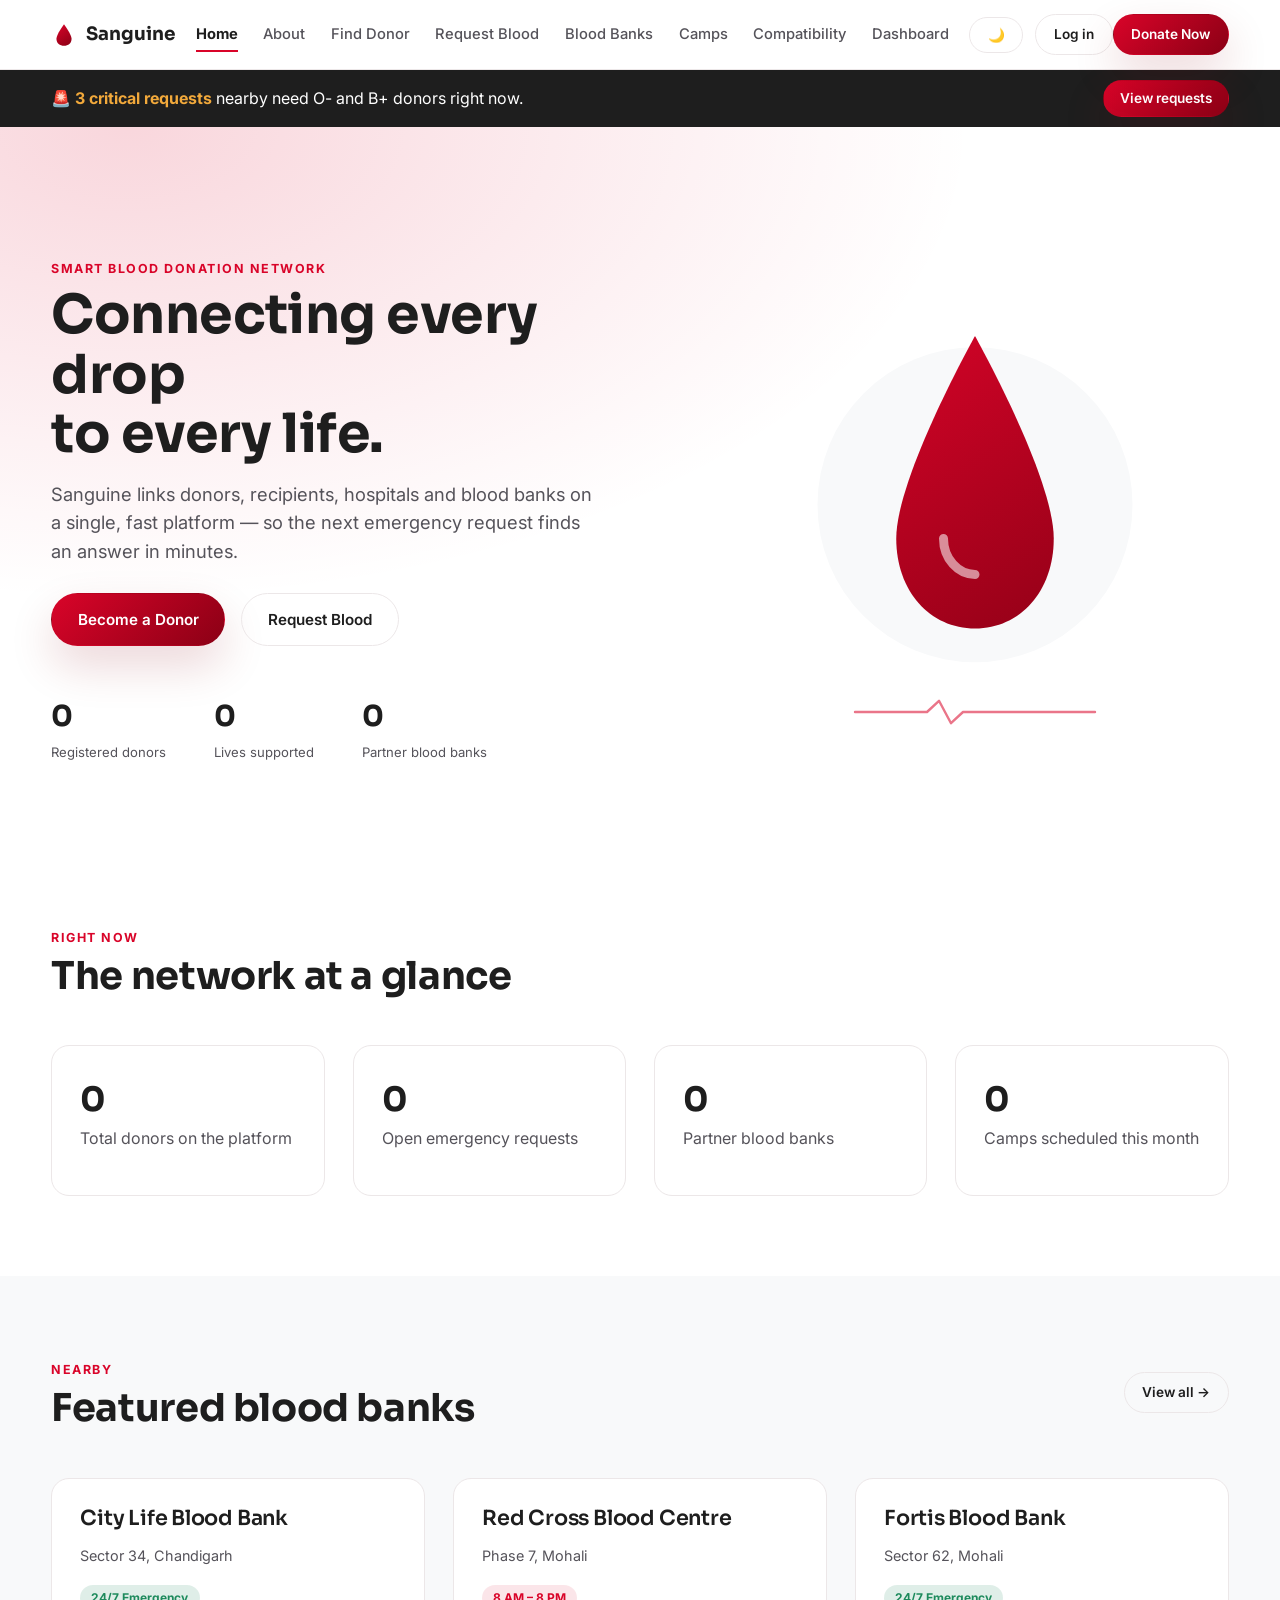
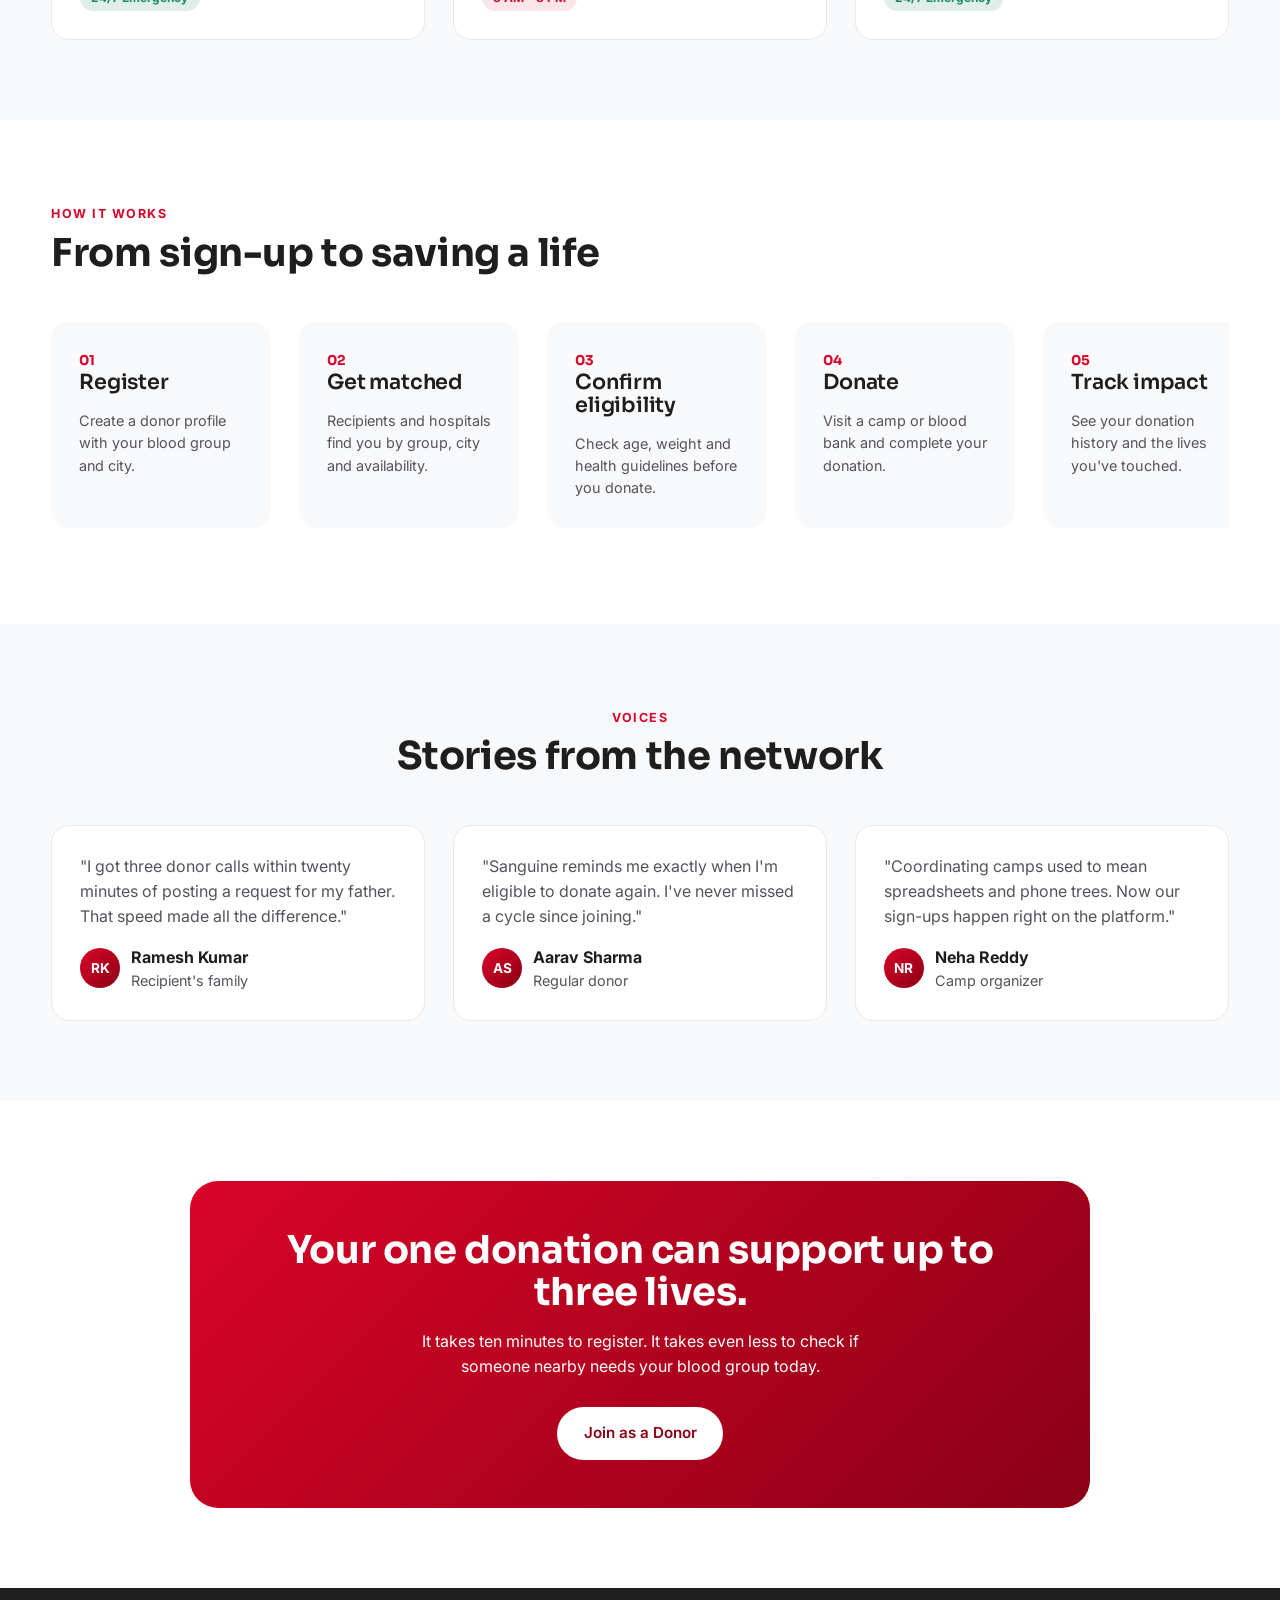
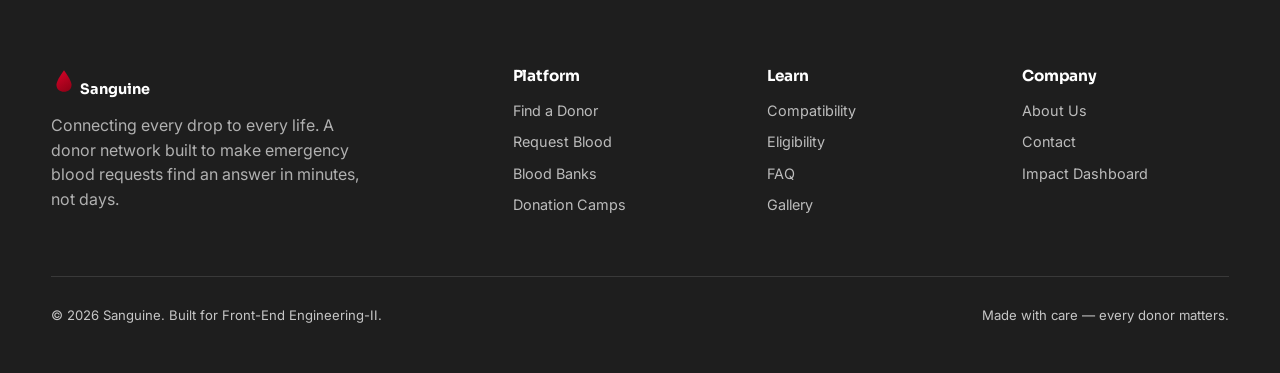
<file: index.html>
<!DOCTYPE html>
<html lang="en">
<head>
<meta charset="UTF-8">
<meta name="viewport" content="width=device-width, initial-scale=1.0">
<title>Sanguine — Connecting Every Drop to Every Life</title>
<meta name="description" content="Sanguine is a smart blood donation portal linking donors, recipients, hospitals and blood banks in one place.">
<link rel="preconnect" href="https://fonts.googleapis.com">
<link href="https://fonts.googleapis.com/css2?family=Sora:wght@500;700;800&family=Inter:wght@400;500;600;700&display=swap" rel="stylesheet">
<link rel="stylesheet" href="css/style.css">
<link rel="stylesheet" href="css/animations.css">
<link rel="stylesheet" href="css/responsive.css">
</head>
<body>

<div id="loading-screen" aria-hidden="true">
  <svg class="loader-mark" viewBox="0 0 24 24" fill="none" xmlns="http://www.w3.org/2000/svg">
    <path class="drop-fill" d="M12 2C12 2 5 11.5 5 15.5C5 19.64 8.13 22 12 22C15.87 22 19 19.64 19 15.5C19 11.5 12 2 12 2Z" fill="#D90429"/>
  </svg>
</div>

<div id="site-header"></div>

<div class="emergency-bar">
  <div class="container">
    <span>🚨 <strong>3 critical requests</strong> nearby need O- and B+ donors right now.</span>
    <a href="request.html" class="btn btn-primary btn-sm">View requests</a>
  </div>
</div>

<main id="main">
  <section class="hero">
    <div class="container hero-grid">
      <div class="hero-copy">
        <span class="eyebrow">Smart Blood Donation Network</span>
        <h1>Connecting every drop<br>to every life.</h1>
        <p class="lead">Sanguine links donors, recipients, hospitals and blood banks on a single, fast platform — so the next emergency request finds an answer in minutes.</p>
        <div class="hero-cta">
          <a href="signup.html" class="btn btn-primary">Become a Donor</a>
          <a href="request.html" class="btn btn-ghost">Request Blood</a>
        </div>
        <div class="hero-stats" id="heroStats">
          <div class="stat"><b data-counter="4820">0</b><span>Registered donors</span></div>
          <div class="stat"><b data-counter="312">0</b><span>Lives supported</span></div>
          <div class="stat"><b data-counter="46">0</b><span>Partner blood banks</span></div>
        </div>
      </div>
      <div class="drop-scene">
        <svg viewBox="0 0 320 360" xmlns="http://www.w3.org/2000/svg" aria-hidden="true">
          <defs>
            <linearGradient id="heroDrop" x1="60" y1="20" x2="260" y2="340" gradientUnits="userSpaceOnUse">
              <stop stop-color="#D90429"/><stop offset="1" stop-color="#8B0015"/>
            </linearGradient>
          </defs>
          <circle cx="160" cy="190" r="140" fill="#F8F9FA"/>
          <path class="floaty" d="M160 40C160 40 90 165 90 220C90 267 120 300 160 300C200 300 230 267 230 220C230 165 160 40 160 40Z" fill="url(#heroDrop)"/>
          <path d="M132 220C132 238 145 252 160 252" stroke="rgba(255,255,255,0.55)" stroke-width="8" stroke-linecap="round" fill="none"/>
        </svg>
        <svg class="pulse-rule" viewBox="0 0 300 40" xmlns="http://www.w3.org/2000/svg" aria-hidden="true">
          <path class="line" d="M0 20H90L105 6L120 34L135 20H300" stroke="currentColor" stroke-width="3" fill="none" stroke-linecap="round" stroke-linejoin="round"/>
        </svg>
      </div>
    </div>
  </section>

  <section class="section">
    <div class="container">
      <div class="section-header">
        <span class="eyebrow">Right now</span>
        <h2>The network at a glance</h2>
      </div>
      <div class="grid grid-4">
        <div class="card stat-card reveal"><div class="num"><span data-counter="4820">0</span></div><p>Total donors on the platform</p></div>
        <div class="card stat-card reveal"><div class="num"><span data-counter="28">0</span></div><p>Open emergency requests</p></div>
        <div class="card stat-card reveal"><div class="num"><span data-counter="46">0</span></div><p>Partner blood banks</p></div>
        <div class="card stat-card reveal"><div class="num"><span data-counter="9">0</span></div><p>Camps scheduled this month</p></div>
      </div>
    </div>
  </section>

  <section class="section section-alt">
    <div class="container">
      <div class="flex justify-between items-center section-header" style="width:100%;max-width:none;">
        <div><span class="eyebrow">Nearby</span><h2 class="mb-0">Featured blood banks</h2></div>
        <a href="bloodbanks.html" class="btn btn-ghost btn-sm">View all →</a>
      </div>
      <div class="grid grid-3" id="homeBanks">
        <div class="card reveal"><h3>City Life Blood Bank</h3><p class="muted">Sector 34, Chandigarh</p><span class="badge badge-success">24/7 Emergency</span></div>
        <div class="card reveal"><h3>Red Cross Blood Centre</h3><p class="muted">Phase 7, Mohali</p><span class="badge">8 AM – 8 PM</span></div>
        <div class="card reveal"><h3>Fortis Blood Bank</h3><p class="muted">Sector 62, Mohali</p><span class="badge badge-success">24/7 Emergency</span></div>
      </div>
    </div>
  </section>

  <section class="section">
    <div class="container">
      <div class="section-header">
        <span class="eyebrow">How it works</span>
        <h2>From sign-up to saving a life</h2>
      </div>
      <div class="timeline">
        <div class="timeline-step reveal"><div class="idx">01</div><h3>Register</h3><p class="muted mb-0">Create a donor profile with your blood group and city.</p></div>
        <div class="timeline-step reveal"><div class="idx">02</div><h3>Get matched</h3><p class="muted mb-0">Recipients and hospitals find you by group, city and availability.</p></div>
        <div class="timeline-step reveal"><div class="idx">03</div><h3>Confirm eligibility</h3><p class="muted mb-0">Check age, weight and health guidelines before you donate.</p></div>
        <div class="timeline-step reveal"><div class="idx">04</div><h3>Donate</h3><p class="muted mb-0">Visit a camp or blood bank and complete your donation.</p></div>
        <div class="timeline-step reveal"><div class="idx">05</div><h3>Track impact</h3><p class="muted mb-0">See your donation history and the lives you've touched.</p></div>
      </div>
    </div>
  </section>

  <section class="section section-alt">
    <div class="container">
      <div class="section-header text-center" style="margin-inline:auto;">
        <span class="eyebrow">Voices</span>
        <h2>Stories from the network</h2>
      </div>
      <div class="grid grid-3">
        <div class="testimonial reveal"><p>"I got three donor calls within twenty minutes of posting a request for my father. That speed made all the difference."</p><div class="who"><div class="avatar">RK</div><div><strong>Ramesh Kumar</strong><div class="muted">Recipient's family</div></div></div></div>
        <div class="testimonial reveal"><p>"Sanguine reminds me exactly when I'm eligible to donate again. I've never missed a cycle since joining."</p><div class="who"><div class="avatar">AS</div><div><strong>Aarav Sharma</strong><div class="muted">Regular donor</div></div></div></div>
        <div class="testimonial reveal"><p>"Coordinating camps used to mean spreadsheets and phone trees. Now our sign-ups happen right on the platform."</p><div class="who"><div class="avatar">NR</div><div><strong>Neha Reddy</strong><div class="muted">Camp organizer</div></div></div></div>
      </div>
    </div>
  </section>

  <section class="section">
    <div class="container">
      <div class="cta-band" style="max-width:900px;">
        <h2>Your one donation can support up to three lives.</h2>
        <p style="max-width:50ch;margin-inline:auto;">It takes ten minutes to register. It takes even less to check if someone nearby needs your blood group today.</p>
        <div class="hero-cta" style="justify-content:center;">
          <a href="signup.html" class="btn btn-primary">Join as a Donor</a>
        </div>
      </div>
    </div>
  </section>
</main>

<div id="site-footer"></div>

<script src="js/storage.js"></script>
<script src="js/validation.js"></script>
<script src="js/app.js"></script>
</body>
</html>
</file>
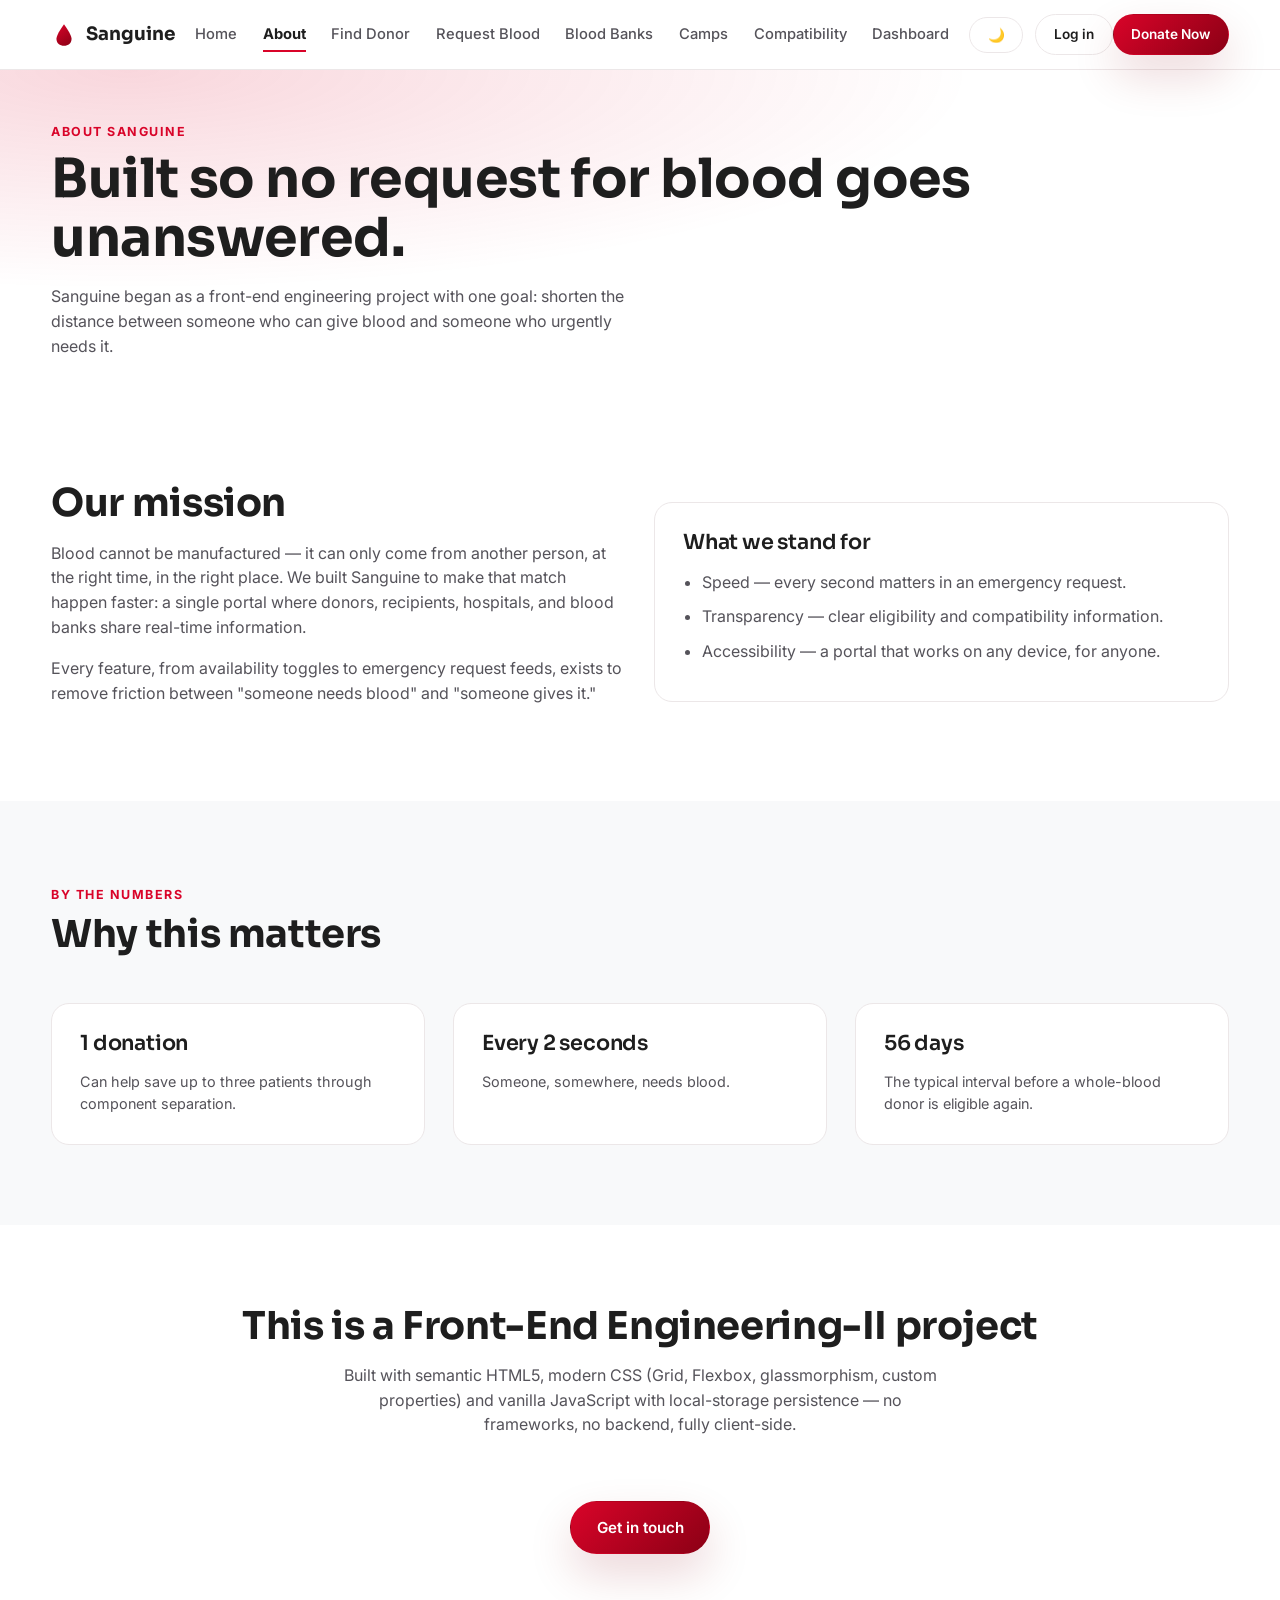
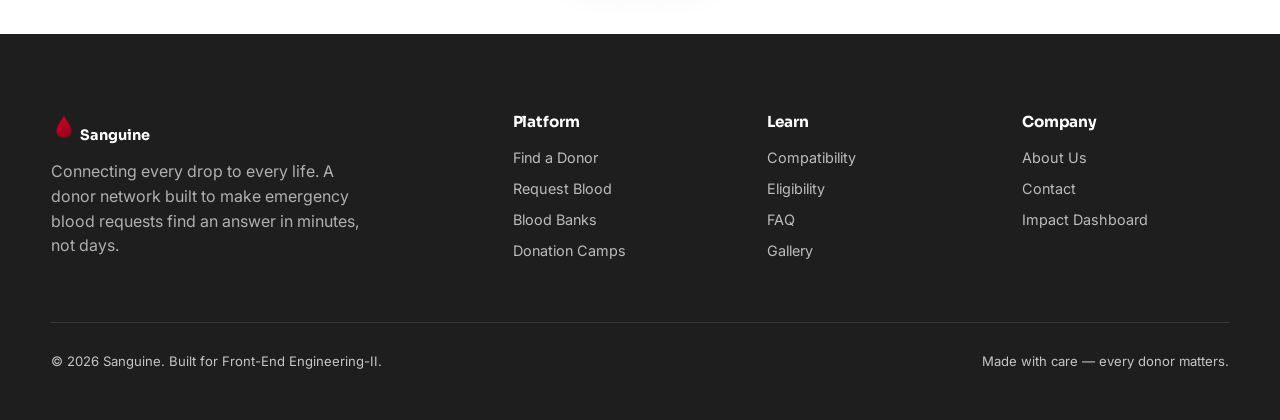
<file: about.html>
<!DOCTYPE html>
<html lang="en">
<head>
<meta charset="UTF-8">
<meta name="viewport" content="width=device-width, initial-scale=1.0">
<title>About — Sanguine</title>
<link href="https://fonts.googleapis.com/css2?family=Sora:wght@500;700;800&family=Inter:wght@400;500;600;700&display=swap" rel="stylesheet">
<link rel="stylesheet" href="css/style.css">
<link rel="stylesheet" href="css/animations.css">
<link rel="stylesheet" href="css/responsive.css">
</head>
<body>
<div id="site-header"></div>

<main>
  <section class="page-hero">
    <div class="container">
      <span class="eyebrow">About Sanguine</span>
      <h1>Built so no request for blood goes unanswered.</h1>
      <p class="lead" style="max-width:60ch;">Sanguine began as a front-end engineering project with one goal: shorten the distance between someone who can give blood and someone who urgently needs it.</p>
    </div>
  </section>

  <section class="section">
    <div class="container grid grid-2" style="align-items:center;">
      <div class="reveal">
        <h2>Our mission</h2>
        <p>Blood cannot be manufactured — it can only come from another person, at the right time, in the right place. We built Sanguine to make that match happen faster: a single portal where donors, recipients, hospitals, and blood banks share real-time information.</p>
        <p>Every feature, from availability toggles to emergency request feeds, exists to remove friction between "someone needs blood" and "someone gives it."</p>
      </div>
      <div class="card reveal">
        <h3>What we stand for</h3>
        <ul style="list-style:disc;padding-left:1.2rem;">
          <li style="margin-bottom:0.6rem;color:var(--color-ink-soft);">Speed — every second matters in an emergency request.</li>
          <li style="margin-bottom:0.6rem;color:var(--color-ink-soft);">Transparency — clear eligibility and compatibility information.</li>
          <li style="margin-bottom:0.6rem;color:var(--color-ink-soft);">Accessibility — a portal that works on any device, for anyone.</li>
        </ul>
      </div>
    </div>
  </section>

  <section class="section section-alt">
    <div class="container">
      <div class="section-header"><span class="eyebrow">By the numbers</span><h2>Why this matters</h2></div>
      <div class="grid grid-3">
        <div class="card reveal"><h3>1 donation</h3><p class="muted mb-0">Can help save up to three patients through component separation.</p></div>
        <div class="card reveal"><h3>Every 2 seconds</h3><p class="muted mb-0">Someone, somewhere, needs blood.</p></div>
        <div class="card reveal"><h3>56 days</h3><p class="muted mb-0">The typical interval before a whole-blood donor is eligible again.</p></div>
      </div>
    </div>
  </section>

  <section class="section">
    <div class="container text-center">
      <h2>This is a Front-End Engineering-II project</h2>
      <p style="max-width:60ch;margin-inline:auto;">Built with semantic HTML5, modern CSS (Grid, Flexbox, glassmorphism, custom properties) and vanilla JavaScript with local-storage persistence — no frameworks, no backend, fully client-side.</p>
      <a href="contact.html" class="btn btn-primary mt-lg">Get in touch</a>
    </div>
  </section>
</main>

<div id="site-footer"></div>
<script src="js/storage.js"></script>
<script src="js/validation.js"></script>
<script src="js/app.js"></script>
</body>
</html>
</file>
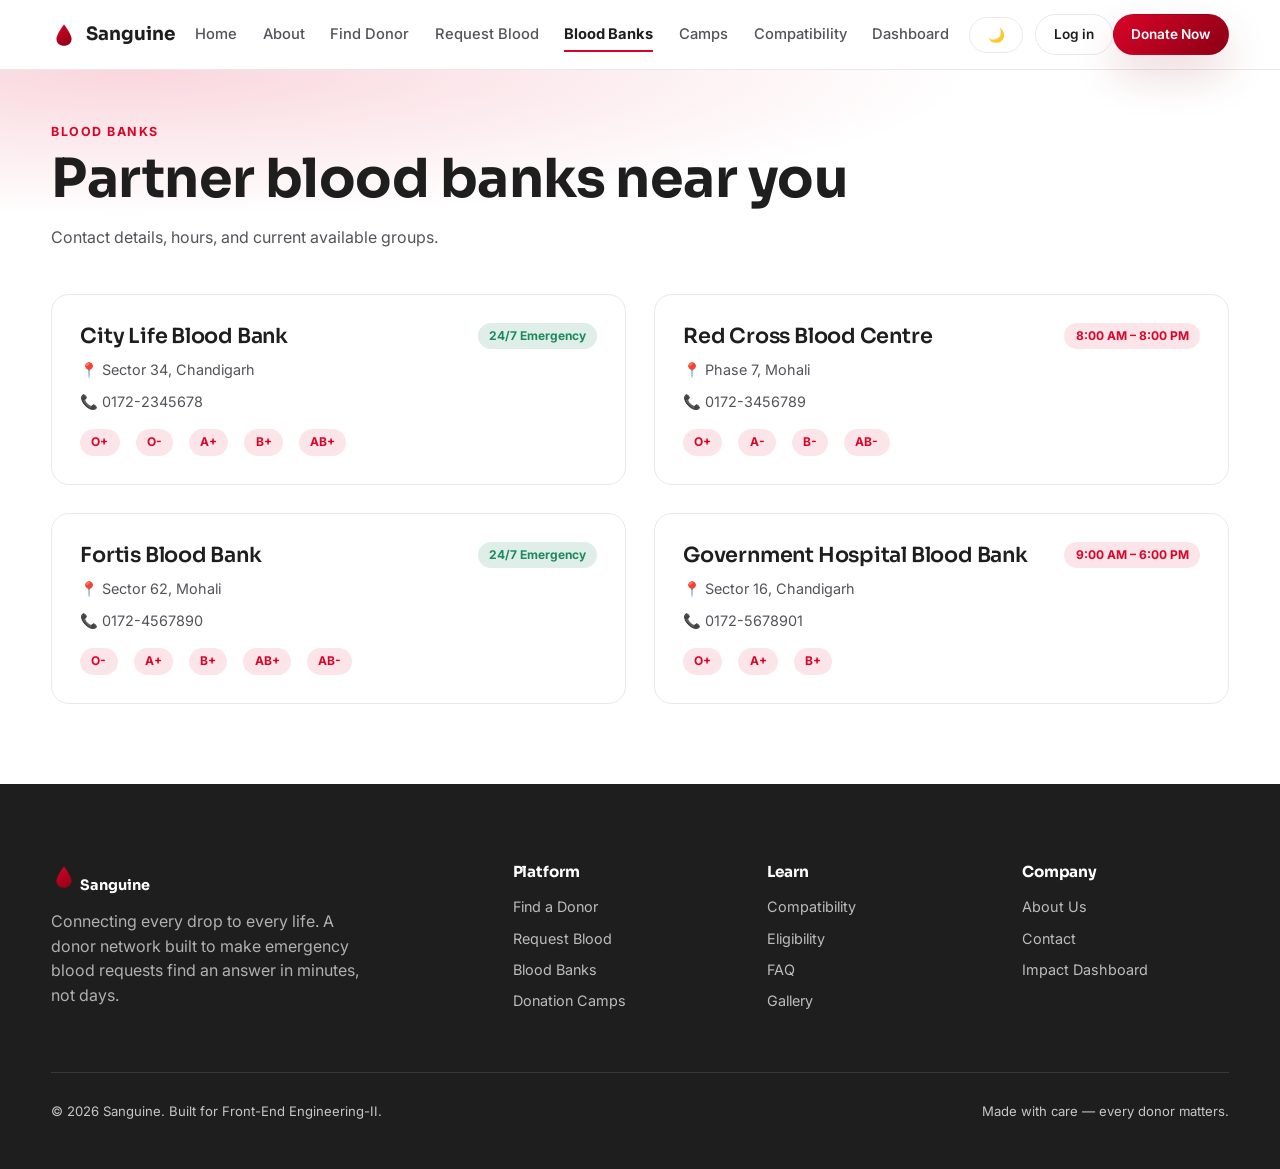
<file: bloodbanks.html>
<!DOCTYPE html>
<html lang="en">
<head>
<meta charset="UTF-8">
<meta name="viewport" content="width=device-width, initial-scale=1.0">
<title>Blood Banks — Sanguine</title>
<link href="https://fonts.googleapis.com/css2?family=Sora:wght@500;700;800&family=Inter:wght@400;500;600;700&display=swap" rel="stylesheet">
<link rel="stylesheet" href="css/style.css">
<link rel="stylesheet" href="css/animations.css">
<link rel="stylesheet" href="css/responsive.css">
</head>
<body>
<div id="site-header"></div>

<main>
  <section class="page-hero">
    <div class="container">
      <span class="eyebrow">Blood Banks</span>
      <h1>Partner blood banks near you</h1>
      <p class="lead">Contact details, hours, and current available groups.</p>
    </div>
  </section>

  <section class="section" style="padding-top:0;">
    <div class="container grid grid-2" id="bankList"></div>
  </section>
</main>

<div id="site-footer"></div>
<script src="js/storage.js"></script>
<script src="js/validation.js"></script>
<script src="js/app.js"></script>
<script>
document.addEventListener('DOMContentLoaded', () => {
  const mount = document.getElementById('bankList');
  const banks = DB.all(DB.KEYS.BANKS);
  mount.innerHTML = banks.map(b => `
    <div class="card bank-card reveal in">
      <div class="flex items-center justify-between">
        <h3 class="mb-0">${b.name}</h3>
        <span class="badge ${b.hours.includes('24/7') ? 'badge-success' : ''}">${b.hours}</span>
      </div>
      <p class="muted mb-0">📍 ${b.address}</p>
      <p class="muted mb-0">📞 <a href="tel:${b.phone}">${b.phone}</a></p>
      <div class="flex gap-sm" style="flex-wrap:wrap;margin-top:0.4rem;">
        ${b.groups.map(g => `<span class="badge">${g}</span>`).join('')}
      </div>
    </div>`).join('') || `<div class="empty-state"><strong>No blood banks listed</strong>Check back soon — partner blood banks are added regularly.</div>`;
});
</script>
</body>
</html>
</file>
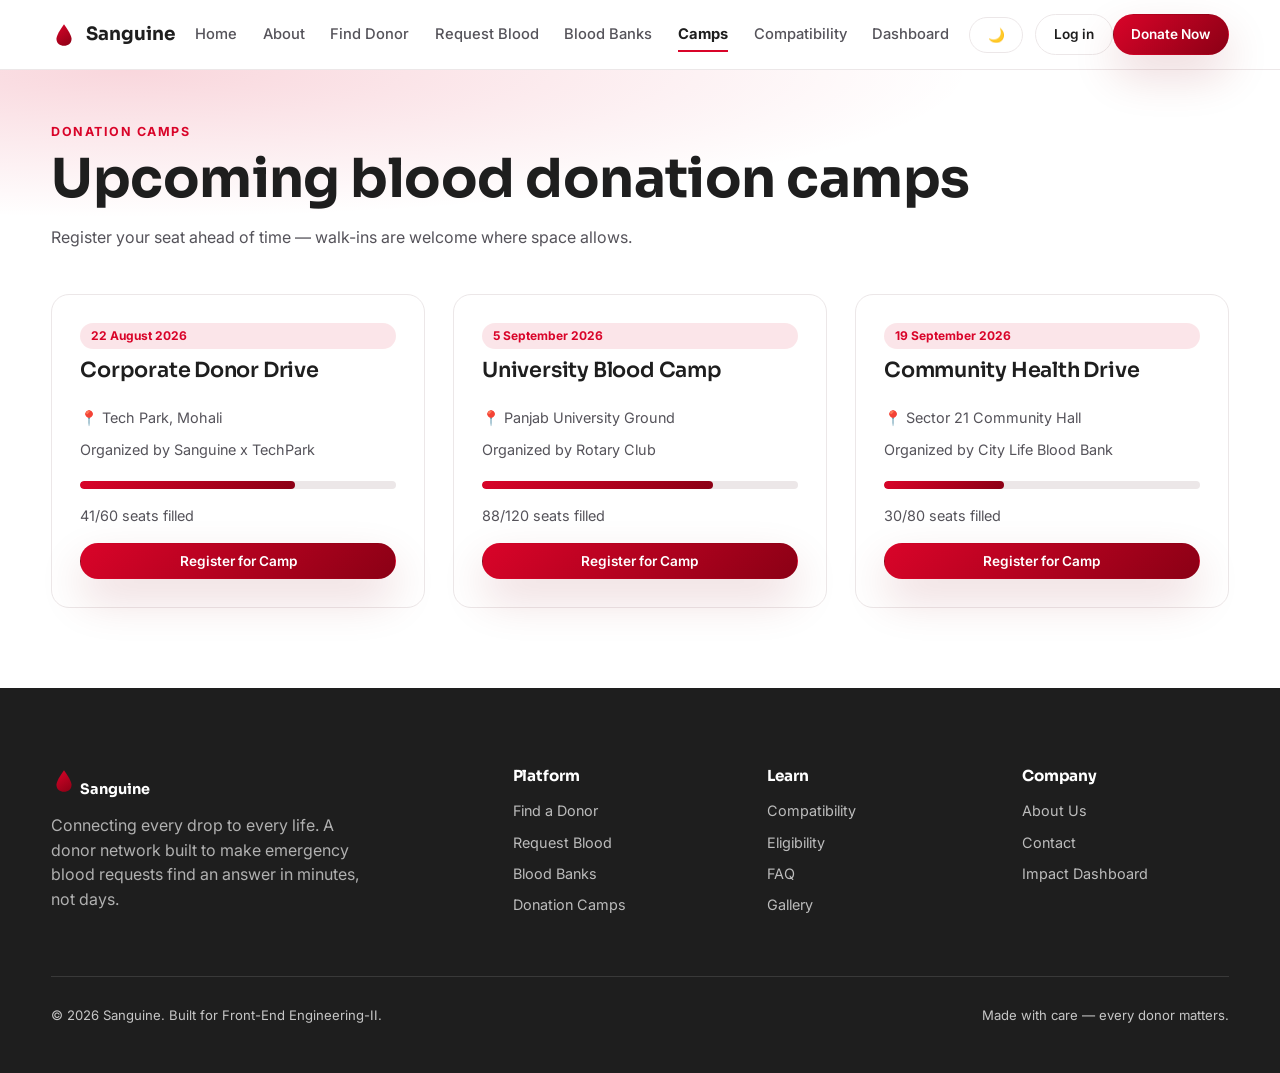
<file: camps.html>
<!DOCTYPE html>
<html lang="en">
<head>
<meta charset="UTF-8">
<meta name="viewport" content="width=device-width, initial-scale=1.0">
<title>Donation Camps — Sanguine</title>
<link href="https://fonts.googleapis.com/css2?family=Sora:wght@500;700;800&family=Inter:wght@400;500;600;700&display=swap" rel="stylesheet">
<link rel="stylesheet" href="css/style.css">
<link rel="stylesheet" href="css/dashboard.css">
<link rel="stylesheet" href="css/animations.css">
<link rel="stylesheet" href="css/responsive.css">
</head>
<body>
<div id="site-header"></div>

<main>
  <section class="page-hero">
    <div class="container">
      <span class="eyebrow">Donation Camps</span>
      <h1>Upcoming blood donation camps</h1>
      <p class="lead">Register your seat ahead of time — walk-ins are welcome where space allows.</p>
    </div>
  </section>

  <section class="section" style="padding-top:0;">
    <div class="container grid grid-3" id="campList"></div>
  </section>
</main>

<div id="site-footer"></div>
<script src="js/storage.js"></script>
<script src="js/validation.js"></script>
<script src="js/app.js"></script>
<script>
document.addEventListener('DOMContentLoaded', () => {
  const mount = document.getElementById('campList');

  function render() {
    const camps = DB.all(DB.KEYS.CAMPS);
    mount.innerHTML = camps.map(c => {
      const full = c.registered >= c.seats;
      return `
      <div class="card camp-card reveal in">
        <span class="badge">${new Date(c.date).toLocaleDateString('en-IN', { day: 'numeric', month: 'long', year: 'numeric' })}</span>
        <h3>${c.title}</h3>
        <p class="muted mb-0">📍 ${c.venue}</p>
        <p class="muted mb-0">Organized by ${c.organizer}</p>
        <div class="progress-track"><div class="progress-fill" style="width:${Math.round((c.registered / c.seats) * 100)}%"></div></div>
        <p class="muted" style="margin:0.4rem 0;">${c.registered}/${c.seats} seats filled</p>
        <button class="btn ${full ? 'btn-ghost' : 'btn-primary'} btn-sm" data-camp="${c.id}" ${full ? 'disabled' : ''}>${full ? 'Camp Full' : 'Register for Camp'}</button>
      </div>`;
    }).join('') || `<div class="empty-state"><strong>No camps scheduled</strong>New donation camps will appear here as soon as they're announced.</div>`;

    mount.querySelectorAll('button[data-camp]').forEach(btn => {
      btn.addEventListener('click', () => {
        const camps2 = DB.all(DB.KEYS.CAMPS);
        const camp = camps2.find(c => c.id === btn.dataset.camp);
        if (camp && camp.registered < camp.seats) {
          DB.update(DB.KEYS.CAMPS, camp.id, { registered: camp.registered + 1 });
          showToast(`You're registered for ${camp.title}!`, 'success');
          render();
        }
      });
    });
  }
  render();
});
</script>
</body>
</html>
</file>
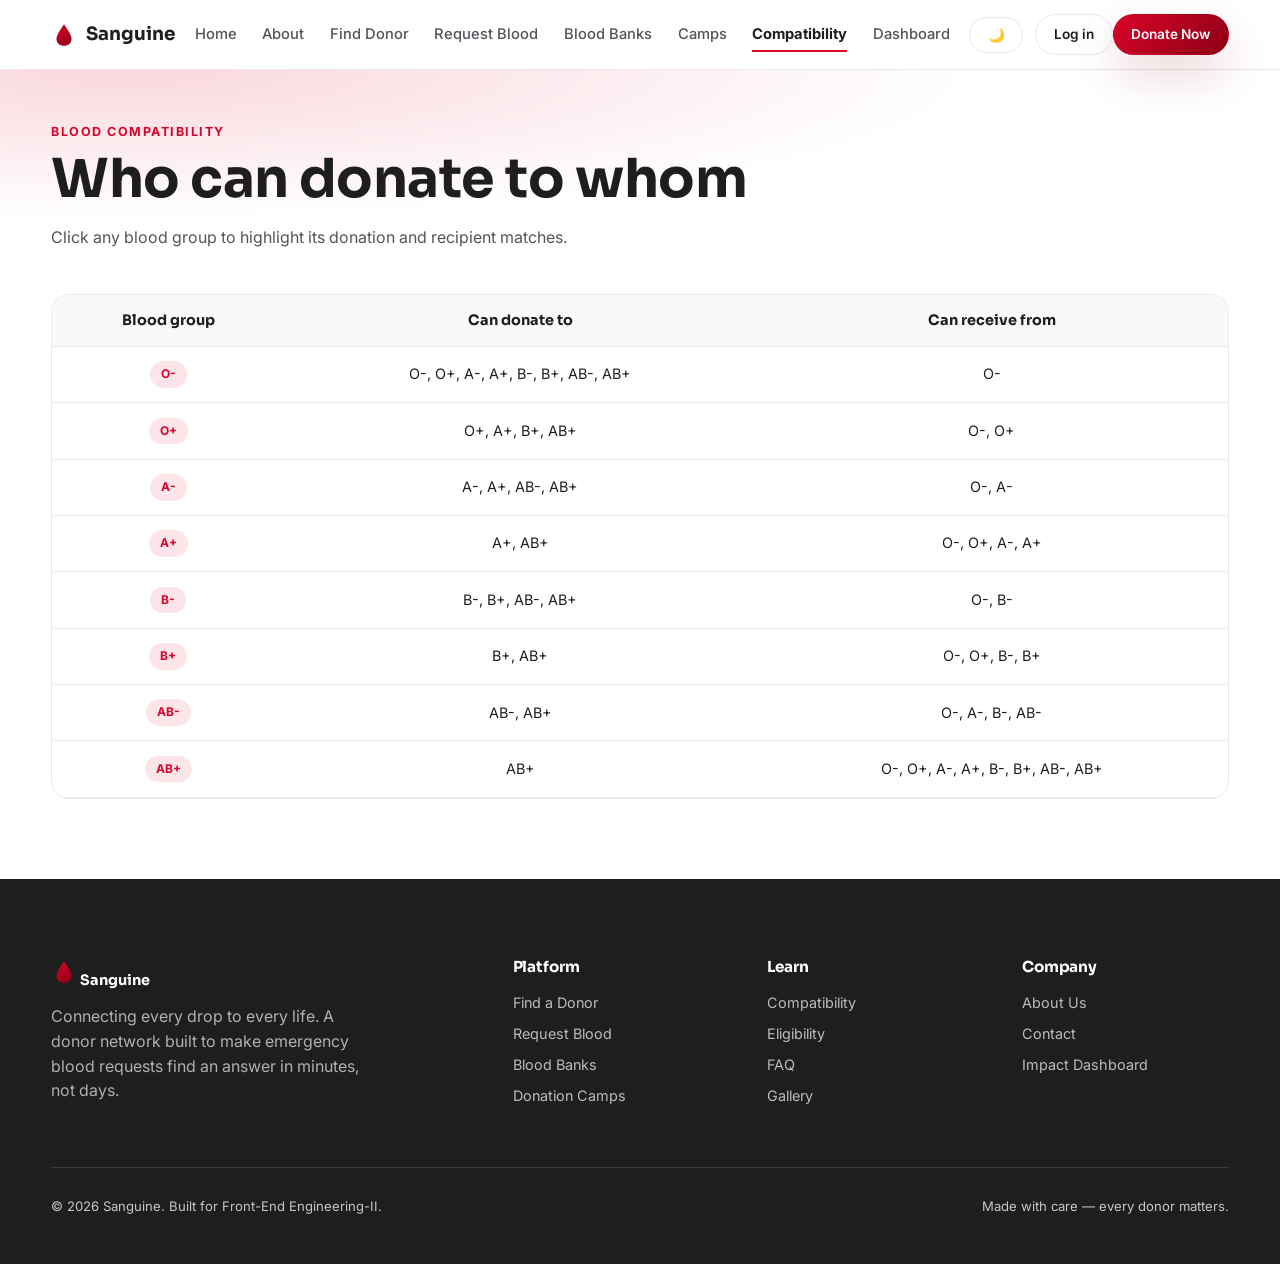
<file: compatibility.html>
<!DOCTYPE html>
<html lang="en">
<head>
<meta charset="UTF-8">
<meta name="viewport" content="width=device-width, initial-scale=1.0">
<title>Blood Compatibility — Sanguine</title>
<link href="https://fonts.googleapis.com/css2?family=Sora:wght@500;700;800&family=Inter:wght@400;500;600;700&display=swap" rel="stylesheet">
<link rel="stylesheet" href="css/style.css">
<link rel="stylesheet" href="css/animations.css">
<link rel="stylesheet" href="css/responsive.css">
</head>
<body>
<div id="site-header"></div>

<main>
  <section class="page-hero">
    <div class="container">
      <span class="eyebrow">Blood Compatibility</span>
      <h1>Who can donate to whom</h1>
      <p class="lead">Click any blood group to highlight its donation and recipient matches.</p>
    </div>
  </section>

  <section class="section" style="padding-top:0;">
    <div class="container">
      <div class="compat-table-wrap">
        <table class="compat" id="compatTable">
          <thead>
            <tr><th>Blood group</th><th>Can donate to</th><th>Can receive from</th></tr>
          </thead>
          <tbody id="compatBody"></tbody>
        </table>
      </div>

      <div class="grid grid-2 mt-lg" id="compatDetail" style="display:none;">
        <div class="card"><h3>Can donate to</h3><div id="donateToList" class="flex gap-sm" style="flex-wrap:wrap;"></div></div>
        <div class="card"><h3>Can receive from</h3><div id="receiveFromList" class="flex gap-sm" style="flex-wrap:wrap;"></div></div>
      </div>
    </div>
  </section>
</main>

<div id="site-footer"></div>
<script src="js/storage.js"></script>
<script src="js/validation.js"></script>
<script src="js/app.js"></script>
<script>
const COMPAT = {
  'O-':  { to: ['O-','O+','A-','A+','B-','B+','AB-','AB+'], from: ['O-'] },
  'O+':  { to: ['O+','A+','B+','AB+'], from: ['O-','O+'] },
  'A-':  { to: ['A-','A+','AB-','AB+'], from: ['O-','A-'] },
  'A+':  { to: ['A+','AB+'], from: ['O-','O+','A-','A+'] },
  'B-':  { to: ['B-','B+','AB-','AB+'], from: ['O-','B-'] },
  'B+':  { to: ['B+','AB+'], from: ['O-','O+','B-','B+'] },
  'AB-': { to: ['AB-','AB+'], from: ['O-','A-','B-','AB-'] },
  'AB+': { to: ['AB+'], from: ['O-','O+','A-','A+','B-','B+','AB-','AB+'] }
};

document.addEventListener('DOMContentLoaded', () => {
  const body = document.getElementById('compatBody');
  body.innerHTML = Object.keys(COMPAT).map(g => `
    <tr data-row="${g}">
      <td class="bg-select" data-group="${g}"><span class="badge">${g}</span></td>
      <td>${COMPAT[g].to.join(', ')}</td>
      <td>${COMPAT[g].from.join(', ')}</td>
    </tr>`).join('');

  body.querySelectorAll('.bg-select').forEach(cell => {
    cell.addEventListener('click', () => {
      const g = cell.dataset.group;
      body.querySelectorAll('tr').forEach(r => r.classList.toggle('active-row', r.dataset.row === g));
      document.getElementById('compatDetail').style.display = 'grid';
      document.getElementById('donateToList').innerHTML = COMPAT[g].to.map(x => `<span class="badge badge-success">${x}</span>`).join('');
      document.getElementById('receiveFromList').innerHTML = COMPAT[g].from.map(x => `<span class="badge">${x}</span>`).join('');
    });
  });
});
</script>
</body>
</html>
</file>
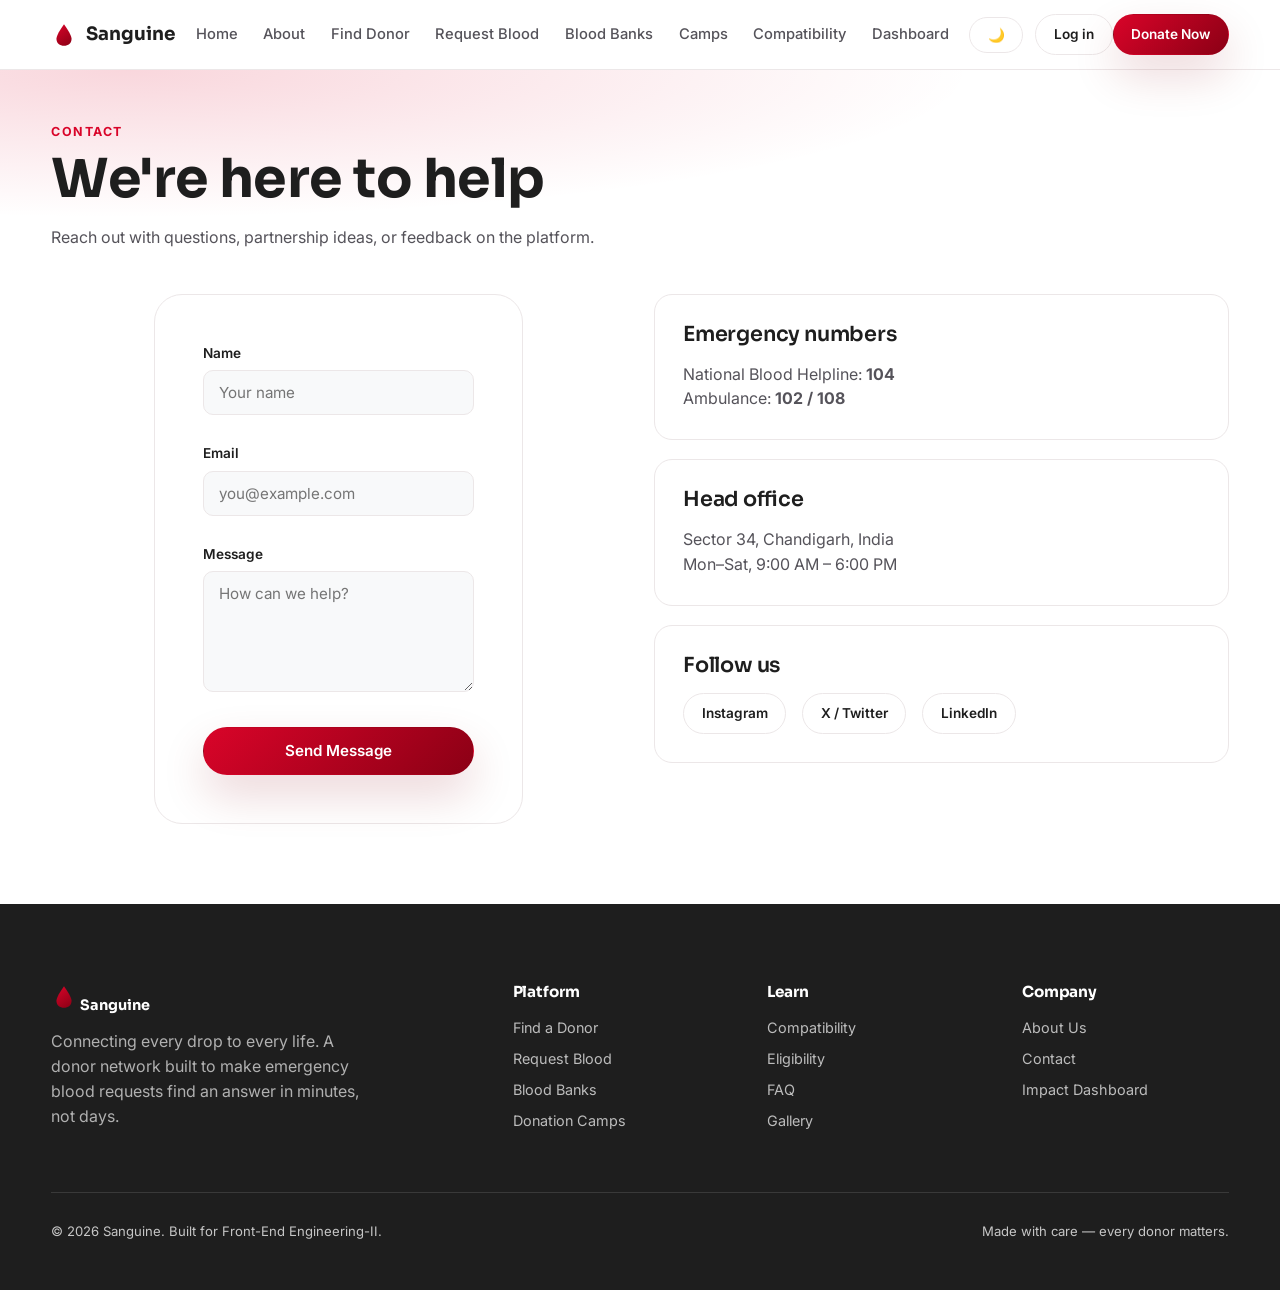
<file: contact.html>
<!DOCTYPE html>
<html lang="en">
<head>
<meta charset="UTF-8">
<meta name="viewport" content="width=device-width, initial-scale=1.0">
<title>Contact — Sanguine</title>
<link href="https://fonts.googleapis.com/css2?family=Sora:wght@500;700;800&family=Inter:wght@400;500;600;700&display=swap" rel="stylesheet">
<link rel="stylesheet" href="css/style.css">
<link rel="stylesheet" href="css/forms.css">
<link rel="stylesheet" href="css/animations.css">
<link rel="stylesheet" href="css/responsive.css">
</head>
<body>
<div id="site-header"></div>

<main>
  <section class="page-hero">
    <div class="container">
      <span class="eyebrow">Contact</span>
      <h1>We're here to help</h1>
      <p class="lead">Reach out with questions, partnership ideas, or feedback on the platform.</p>
    </div>
  </section>

  <section class="section" style="padding-top:0;">
    <div class="container grid grid-2">
      <form id="contactForm" class="form-card" novalidate>
        <div class="field">
          <label for="cname">Name</label>
          <input type="text" id="cname" name="name" placeholder="Your name" required>
        </div>
        <div class="field">
          <label for="cemail">Email</label>
          <input type="email" id="cemail" name="email" placeholder="you@example.com" required>
        </div>
        <div class="field">
          <label for="cmessage">Message</label>
          <textarea id="cmessage" name="message" rows="5" placeholder="How can we help?" required></textarea>
        </div>
        <button type="submit" class="btn btn-primary btn-block">Send Message</button>
      </form>

      <div>
        <div class="card reveal in" style="margin-bottom:1.2rem;">
          <h3>Emergency numbers</h3>
          <p class="mb-0">National Blood Helpline: <strong>104</strong></p>
          <p class="mb-0">Ambulance: <strong>102 / 108</strong></p>
        </div>
        <div class="card reveal in" style="margin-bottom:1.2rem;">
          <h3>Head office</h3>
          <p class="mb-0">Sector 34, Chandigarh, India</p>
          <p class="mb-0">Mon–Sat, 9:00 AM – 6:00 PM</p>
        </div>
        <div class="card reveal in">
          <h3>Follow us</h3>
          <div class="flex gap-sm">
            <a href="#" class="btn btn-ghost btn-sm">Instagram</a>
            <a href="#" class="btn btn-ghost btn-sm">X / Twitter</a>
            <a href="#" class="btn btn-ghost btn-sm">LinkedIn</a>
          </div>
        </div>
      </div>
    </div>
  </section>
</main>

<div id="site-footer"></div>
<script src="js/storage.js"></script>
<script src="js/validation.js"></script>
<script src="js/app.js"></script>
<script>
document.addEventListener('DOMContentLoaded', () => {
  attachFormValidation(document.getElementById('contactForm'), {
    cname: [Validators.required],
    cemail: [Validators.required, Validators.email],
    cmessage: [Validators.required, Validators.minLen(10)]
  }, (data, formEl) => {
    showToast(`Thanks ${data.name.split(' ')[0]}, we'll reply to ${data.email} soon.`, 'success');
    formEl.reset();
  });
});
</script>
</body>
</html>
</file>
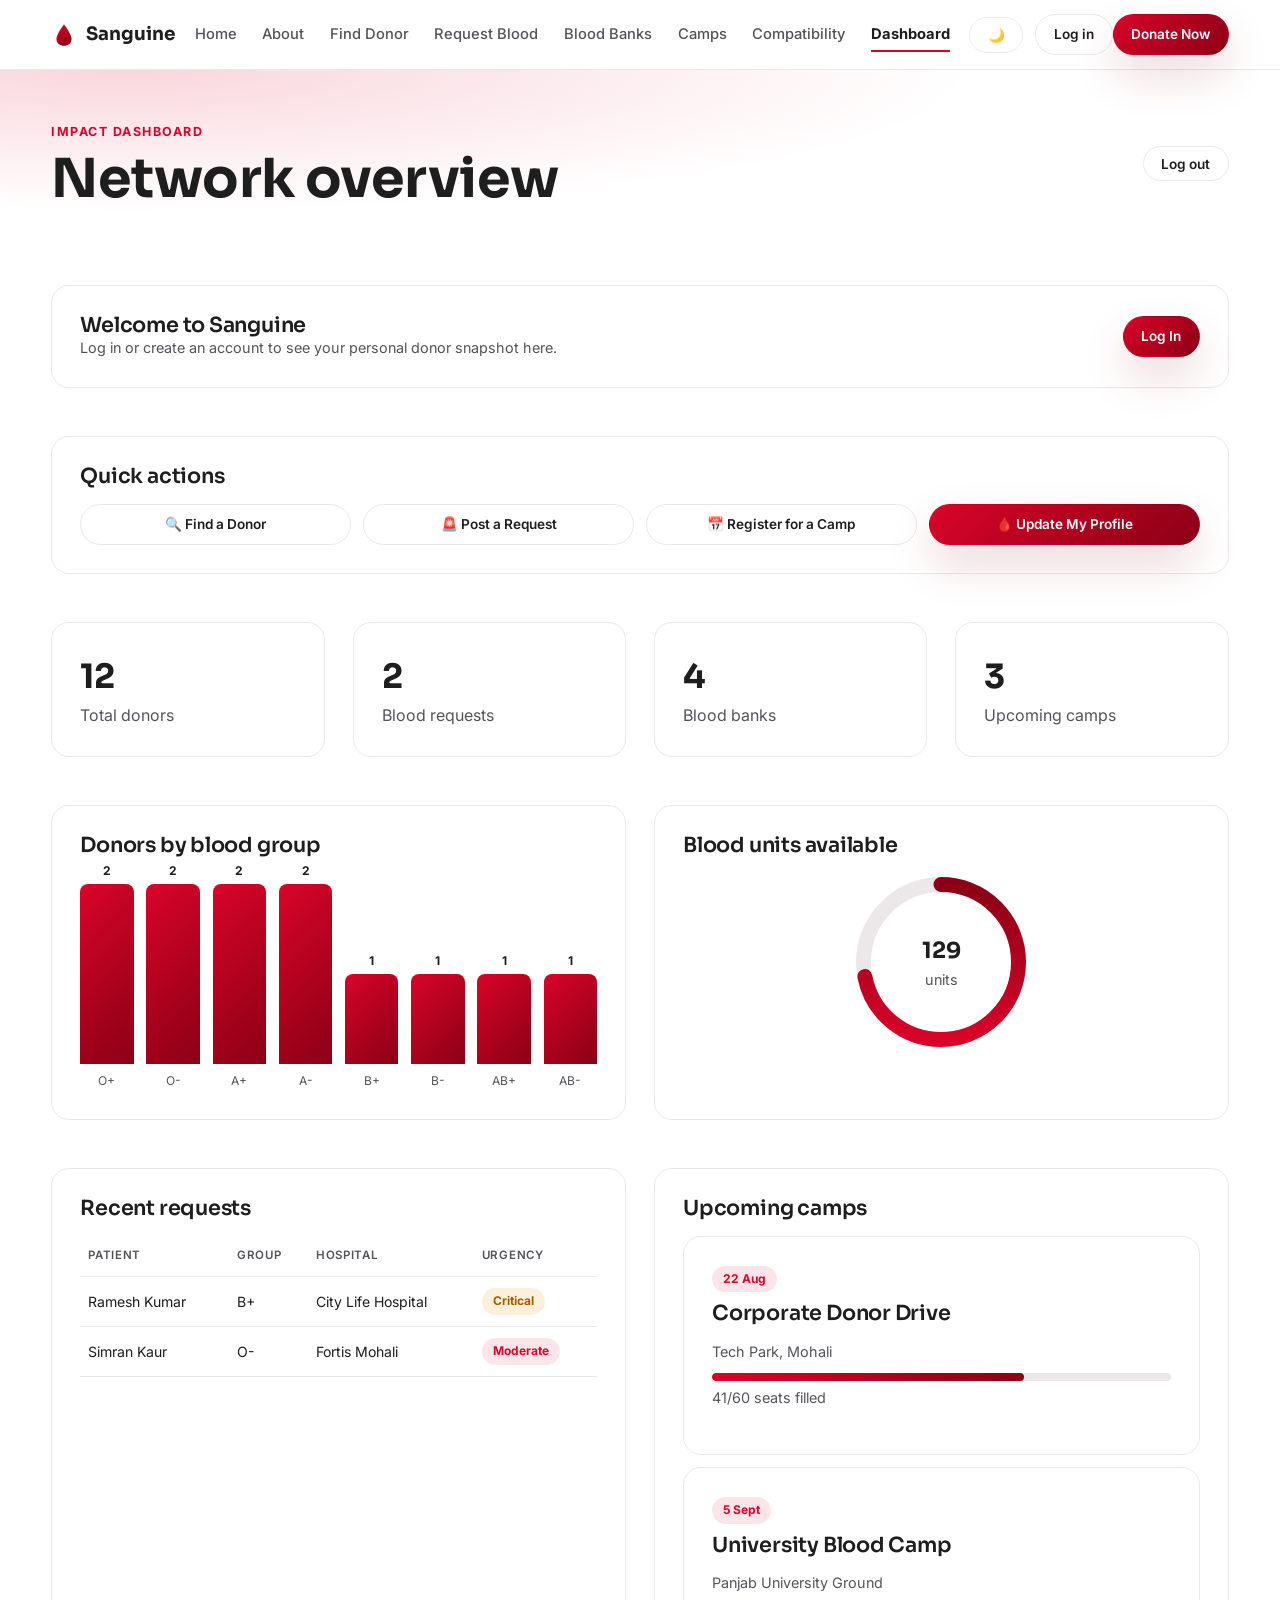
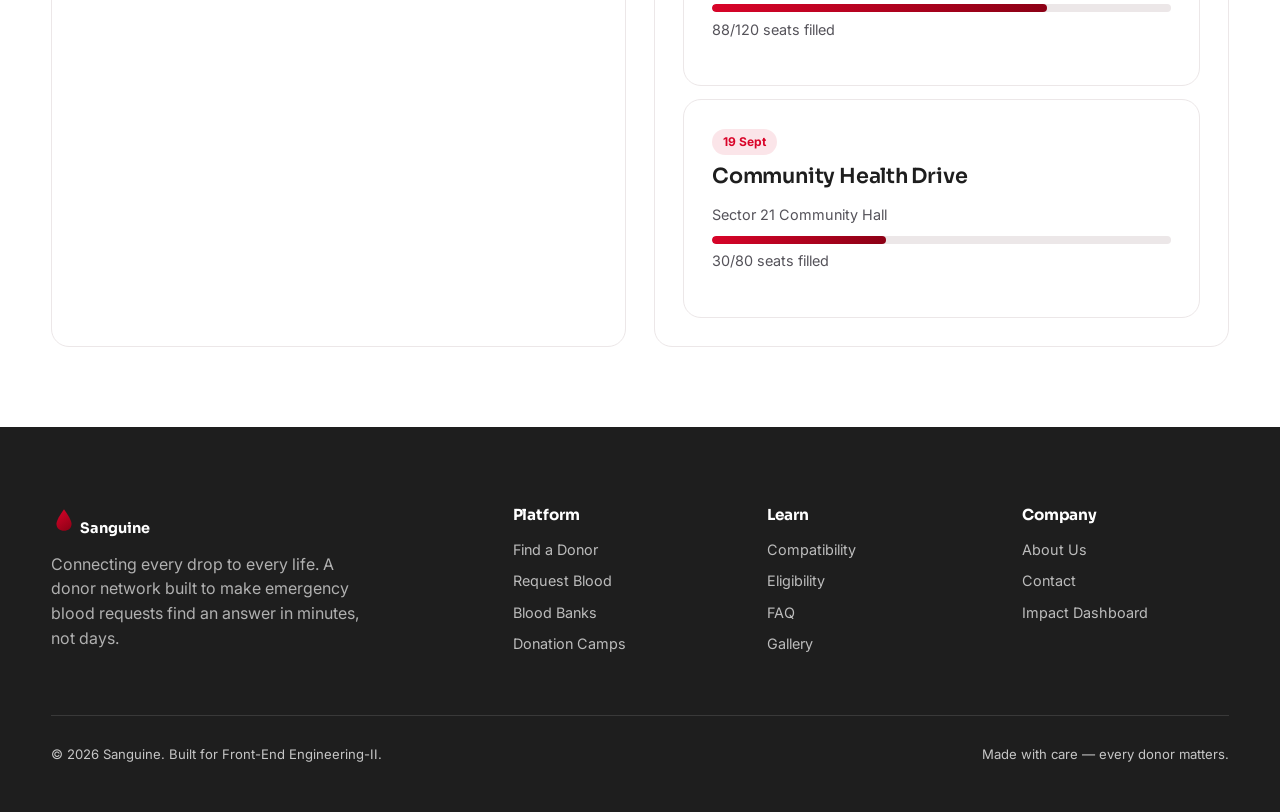
<file: dashboard.html>
<!DOCTYPE html>
<html lang="en">
<head>
<meta charset="UTF-8">
<meta name="viewport" content="width=device-width, initial-scale=1.0">
<title>Dashboard — Sanguine</title>
<link href="https://fonts.googleapis.com/css2?family=Sora:wght@500;700;800&family=Inter:wght@400;500;600;700&display=swap" rel="stylesheet">
<link rel="stylesheet" href="css/style.css">
<link rel="stylesheet" href="css/dashboard.css">
<link rel="stylesheet" href="css/animations.css">
<link rel="stylesheet" href="css/responsive.css">
</head>
<body>
<div id="site-header"></div>

<main id="dashRoot">
  <section class="page-hero">
    <div class="container dash-toolbar">
      <div><span class="eyebrow">Impact Dashboard</span><h1 class="mb-0">Network overview</h1></div>
      <button id="logoutBtn" class="btn btn-ghost btn-sm">Log out</button>
    </div>
  </section>

  <section class="section" style="padding-top:0;">
    <div class="container">
      <div class="card mb-lg" id="donorSnapshot"></div>

      <div class="card mb-lg">
        <h3>Quick actions</h3>
        <div class="quick-actions">
          <a href="donors.html" class="btn btn-ghost btn-sm">🔍 Find a Donor</a>
          <a href="request.html" class="btn btn-ghost btn-sm">🚨 Post a Request</a>
          <a href="camps.html" class="btn btn-ghost btn-sm">📅 Register for a Camp</a>
          <a href="donor.html" class="btn btn-primary btn-sm">🩸 Update My Profile</a>
        </div>
      </div>

      <div class="dash-grid">
        <div class="card stat-card"><div class="num"><span id="statDonors">0</span></div><p class="mb-0">Total donors</p></div>
        <div class="card stat-card"><div class="num"><span id="statRequests">0</span></div><p class="mb-0">Blood requests</p></div>
        <div class="card stat-card"><div class="num"><span id="statBanks">0</span></div><p class="mb-0">Blood banks</p></div>
        <div class="card stat-card"><div class="num"><span id="statCamps">0</span></div><p class="mb-0">Upcoming camps</p></div>
      </div>

      <div class="grid grid-2 mt-lg">
        <div class="card chart-card">
          <h3>Donors by blood group</h3>
          <div class="bar-chart" id="groupBarChart"></div>
          <div class="bar-labels" id="groupBarLabels"></div>
        </div>
        <div class="card chart-card">
          <h3>Blood units available</h3>
          <div class="donut-wrap" style="width:180px;height:180px;margin-inline:auto;">
            <svg width="180" height="180" viewBox="0 0 36 36">
              <circle cx="18" cy="18" r="15.5" fill="none" stroke="var(--color-line)" stroke-width="3"></circle>
              <circle cx="18" cy="18" r="15.5" fill="none" stroke="url(#dashGrad)" stroke-width="3" stroke-dasharray="70,100" stroke-linecap="round" transform="rotate(-90 18 18)"></circle>
              <defs><linearGradient id="dashGrad"><stop offset="0%" stop-color="#D90429"/><stop offset="100%" stop-color="#8B0015"/></linearGradient></defs>
            </svg>
            <div class="center-label"><b><span id="statUnits">0</span></b><span class="muted">units</span></div>
          </div>
        </div>
      </div>

      <div class="grid grid-2 mt-lg">
        <div class="card">
          <h3>Recent requests</h3>
          <div id="recentRequestsTable"></div>
        </div>
        <div class="card">
          <h3>Upcoming camps</h3>
          <div id="dashCamps" class="grid" style="gap:0.8rem;"></div>
        </div>
      </div>
    </div>
  </section>
</main>

<div id="site-footer"></div>
<script src="js/storage.js"></script>
<script src="js/validation.js"></script>
<script src="js/app.js"></script>
<script src="js/auth.js"></script>
<script src="js/dashboard.js"></script>
</body>
</html>
</file>
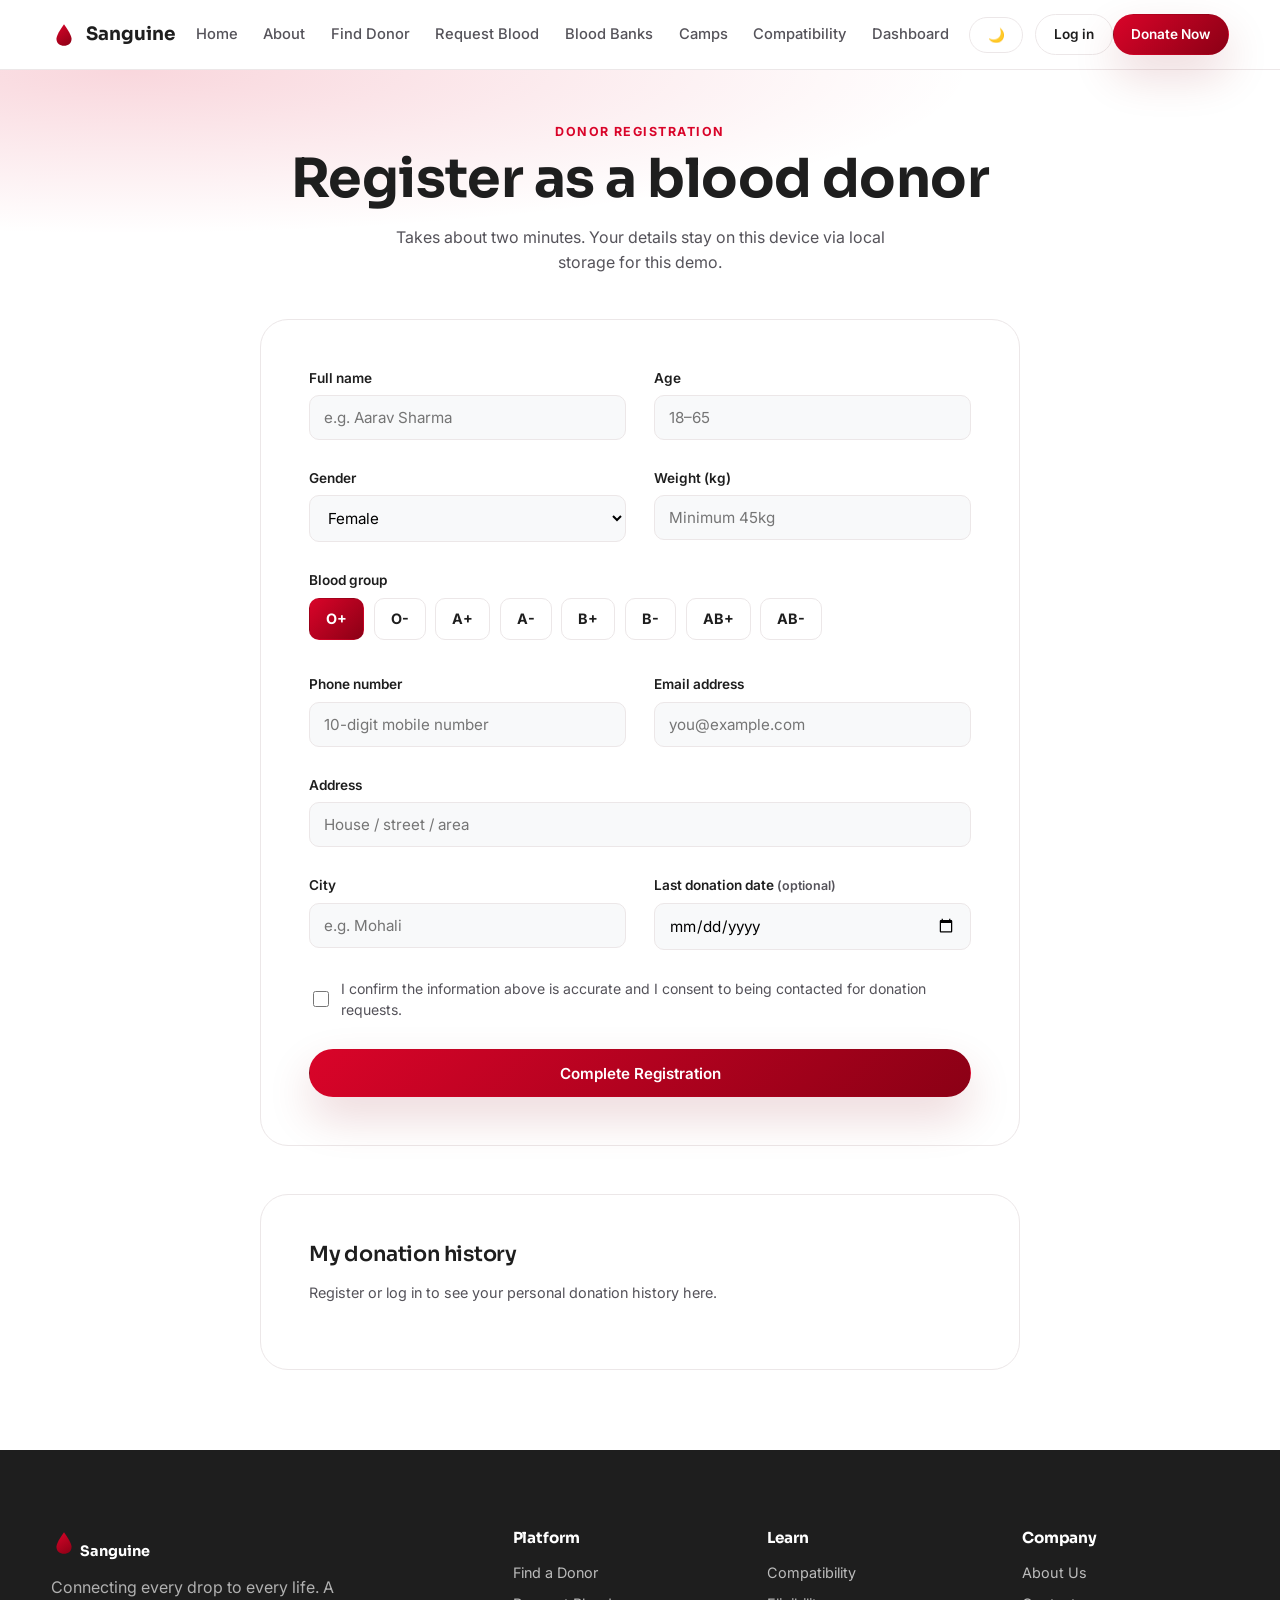
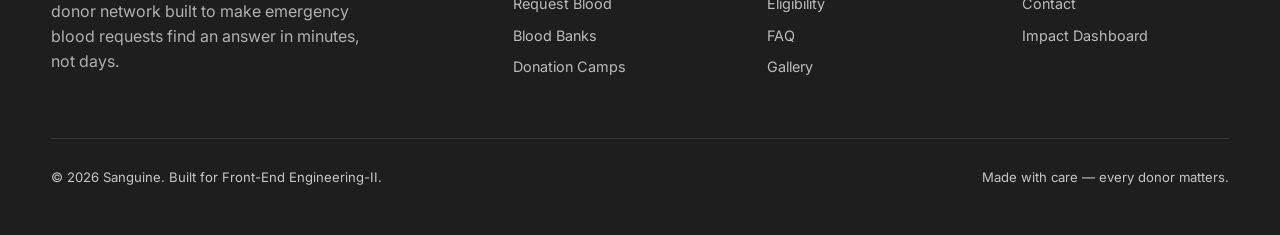
<file: donor.html>
<!DOCTYPE html>
<html lang="en">
<head>
<meta charset="UTF-8">
<meta name="viewport" content="width=device-width, initial-scale=1.0">
<title>Donor Registration — Sanguine</title>
<link href="https://fonts.googleapis.com/css2?family=Sora:wght@500;700;800&family=Inter:wght@400;500;600;700&display=swap" rel="stylesheet">
<link rel="stylesheet" href="css/style.css">
<link rel="stylesheet" href="css/forms.css">
<link rel="stylesheet" href="css/animations.css">
<link rel="stylesheet" href="css/responsive.css">
</head>
<body>
<div id="site-header"></div>

<main>
  <section class="page-hero">
    <div class="container text-center">
      <span class="eyebrow">Donor Registration</span>
      <h1>Register as a blood donor</h1>
      <p class="lead" style="max-width:50ch;margin-inline:auto;">Takes about two minutes. Your details stay on this device via local storage for this demo.</p>
    </div>
  </section>

  <section class="section" style="padding-top:0;">
    <div class="container">
      <form id="donorForm" class="form-card" novalidate>
        <div class="form-row">
          <div class="field">
            <label for="fullName">Full name</label>
            <input type="text" id="fullName" name="fullName" placeholder="e.g. Aarav Sharma" required>
          </div>
          <div class="field">
            <label for="age">Age</label>
            <input type="number" id="age" name="age" min="18" max="65" placeholder="18–65" required>
          </div>
        </div>

        <div class="form-row">
          <div class="field">
            <label for="gender">Gender</label>
            <select id="gender" name="gender" required>
              <option value="Female">Female</option>
              <option value="Male">Male</option>
              <option value="Other">Other</option>
            </select>
          </div>
          <div class="field">
            <label for="weight">Weight (kg)</label>
            <input type="number" id="weight" name="weight" min="45" max="200" placeholder="Minimum 45kg" required>
          </div>
        </div>

        <div class="field">
          <label>Blood group</label>
          <div class="bg-picker" role="radiogroup" aria-label="Blood group">
            <input type="radio" id="bg-op" name="bloodGroup" value="O+" checked><label for="bg-op">O+</label>
            <input type="radio" id="bg-on" name="bloodGroup" value="O-"><label for="bg-on">O-</label>
            <input type="radio" id="bg-ap" name="bloodGroup" value="A+"><label for="bg-ap">A+</label>
            <input type="radio" id="bg-an" name="bloodGroup" value="A-"><label for="bg-an">A-</label>
            <input type="radio" id="bg-bp" name="bloodGroup" value="B+"><label for="bg-bp">B+</label>
            <input type="radio" id="bg-bn" name="bloodGroup" value="B-"><label for="bg-bn">B-</label>
            <input type="radio" id="bg-abp" name="bloodGroup" value="AB+"><label for="bg-abp">AB+</label>
            <input type="radio" id="bg-abn" name="bloodGroup" value="AB-"><label for="bg-abn">AB-</label>
          </div>
        </div>

        <div class="form-row">
          <div class="field">
            <label for="phone">Phone number</label>
            <input type="tel" id="phone" name="phone" placeholder="10-digit mobile number" required>
          </div>
          <div class="field">
            <label for="email">Email address</label>
            <input type="email" id="email" name="email" placeholder="you@example.com" required>
          </div>
        </div>

        <div class="field">
          <label for="address">Address</label>
          <input type="text" id="address" name="address" placeholder="House / street / area" required>
        </div>

        <div class="form-row">
          <div class="field">
            <label for="city">City</label>
            <input type="text" id="city" name="city" placeholder="e.g. Mohali" required>
          </div>
          <div class="field">
            <label for="lastDonation">Last donation date <span class="hint">(optional)</span></label>
            <input type="date" id="lastDonation" name="lastDonation">
          </div>
        </div>

        <div class="checkbox-row" style="margin-bottom:var(--space-md);">
          <input type="checkbox" id="consent" required>
          <label for="consent" style="margin:0;">I confirm the information above is accurate and I consent to being contacted for donation requests.</label>
        </div>

        <button type="submit" class="btn btn-primary btn-block">Complete Registration</button>
      </form>

      <div class="form-card mt-lg">
        <h3>My donation history</h3>
        <div id="donationHistory"></div>
      </div>
    </div>
  </section>
</main>

<div id="site-footer"></div>
<script src="js/storage.js"></script>
<script src="js/validation.js"></script>
<script src="js/app.js"></script>
<script src="js/donor.js"></script>
</body>
</html>
</file>
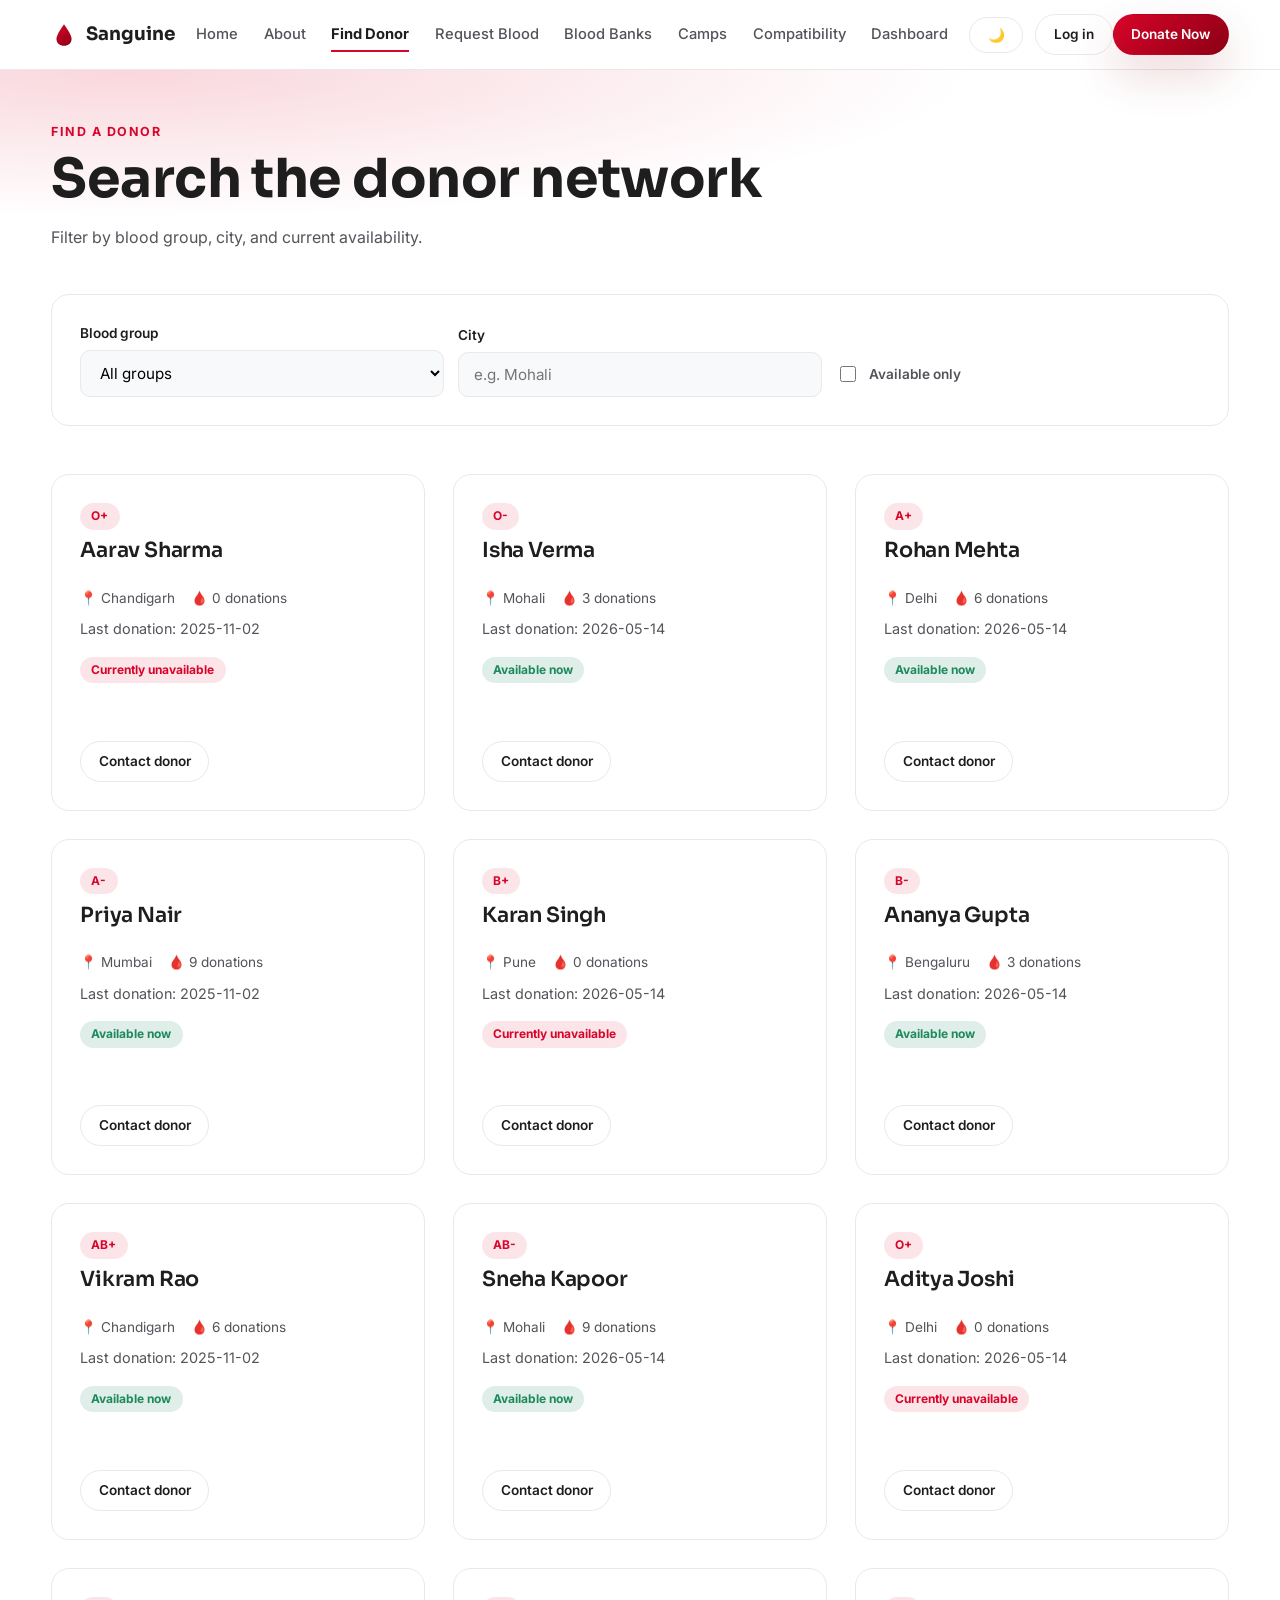
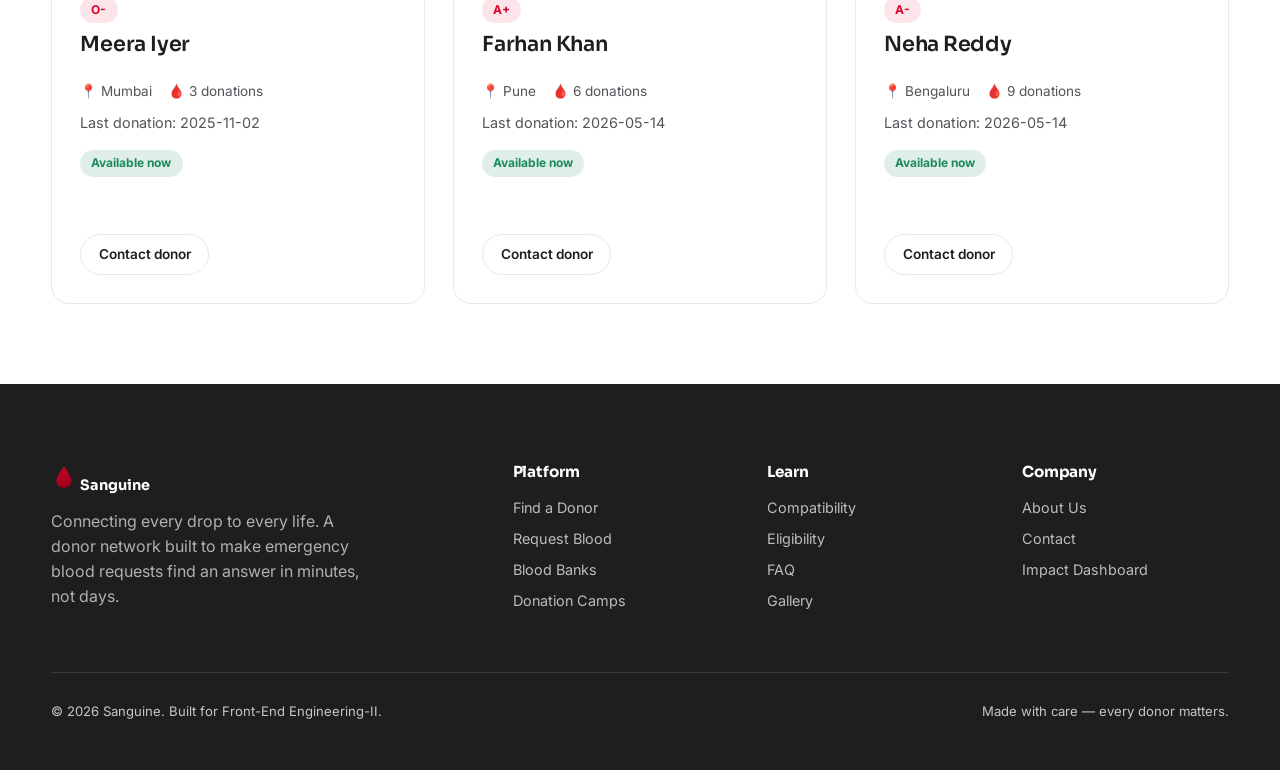
<file: donors.html>
<!DOCTYPE html>
<html lang="en">
<head>
<meta charset="UTF-8">
<meta name="viewport" content="width=device-width, initial-scale=1.0">
<title>Find a Donor — Sanguine</title>
<link href="https://fonts.googleapis.com/css2?family=Sora:wght@500;700;800&family=Inter:wght@400;500;600;700&display=swap" rel="stylesheet">
<link rel="stylesheet" href="css/style.css">
<link rel="stylesheet" href="css/forms.css">
<link rel="stylesheet" href="css/animations.css">
<link rel="stylesheet" href="css/responsive.css">
</head>
<body>
<div id="site-header"></div>

<main>
  <section class="page-hero">
    <div class="container">
      <span class="eyebrow">Find a Donor</span>
      <h1>Search the donor network</h1>
      <p class="lead">Filter by blood group, city, and current availability.</p>
    </div>
  </section>

  <section class="section" style="padding-top:0;">
    <div class="container">
      <div class="filter-bar card">
        <div class="field">
          <label for="filterGroup">Blood group</label>
          <select id="filterGroup">
            <option value="">All groups</option>
            <option>O+</option><option>O-</option><option>A+</option><option>A-</option>
            <option>B+</option><option>B-</option><option>AB+</option><option>AB-</option>
          </select>
        </div>
        <div class="field">
          <label for="filterCity">City</label>
          <input type="text" id="filterCity" placeholder="e.g. Mohali">
        </div>
        <div class="field field-checkbox">
          <div class="checkbox-row">
            <input type="checkbox" id="filterAvailable">
            <label for="filterAvailable" style="margin:0;">Available only</label>
          </div>
        </div>
      </div>

      <p id="donorEmpty" class="muted" style="display:none;">No donors match those filters yet — try widening your search.</p>
      <div class="grid grid-3" id="donorResults"></div>
    </div>
  </section>
</main>

<div id="site-footer"></div>
<script src="js/storage.js"></script>
<script src="js/validation.js"></script>
<script src="js/app.js"></script>
<script src="js/search.js"></script>
</body>
</html>
</file>
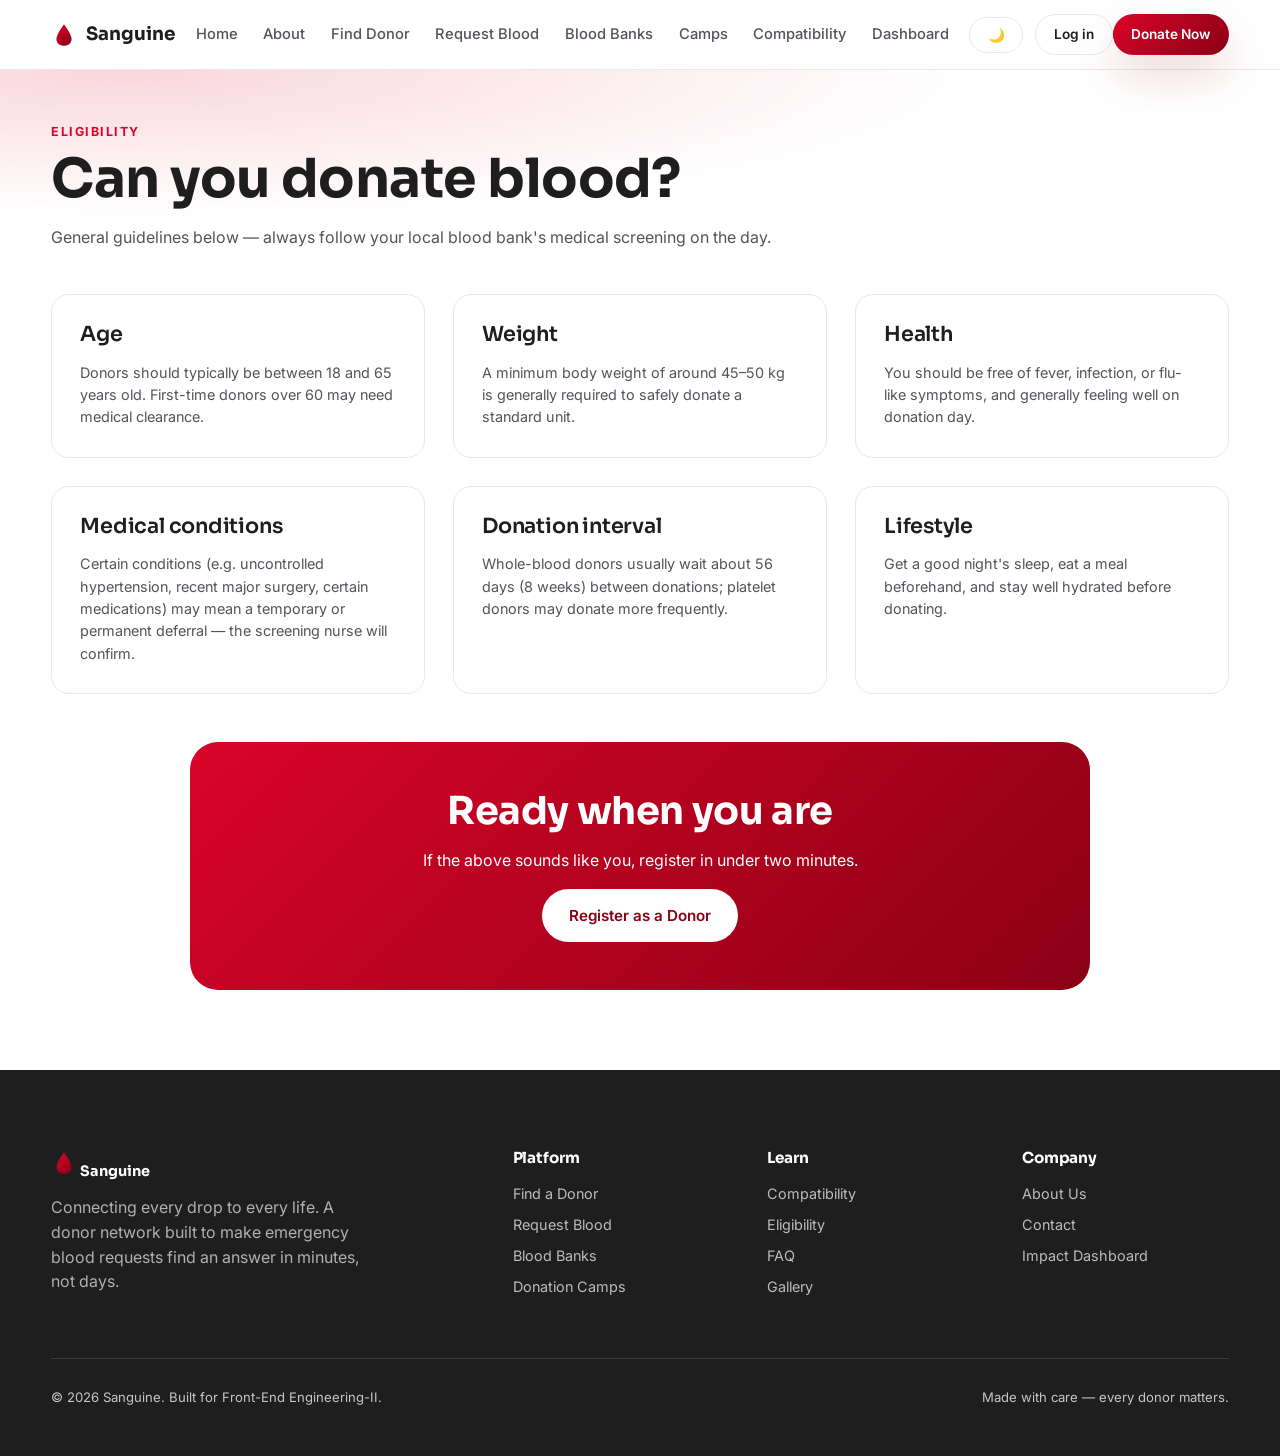
<file: eligibility.html>
<!DOCTYPE html>
<html lang="en">
<head>
<meta charset="UTF-8">
<meta name="viewport" content="width=device-width, initial-scale=1.0">
<title>Eligibility — Sanguine</title>
<link href="https://fonts.googleapis.com/css2?family=Sora:wght@500;700;800&family=Inter:wght@400;500;600;700&display=swap" rel="stylesheet">
<link rel="stylesheet" href="css/style.css">
<link rel="stylesheet" href="css/animations.css">
<link rel="stylesheet" href="css/responsive.css">
</head>
<body>
<div id="site-header"></div>

<main>
  <section class="page-hero">
    <div class="container">
      <span class="eyebrow">Eligibility</span>
      <h1>Can you donate blood?</h1>
      <p class="lead">General guidelines below — always follow your local blood bank's medical screening on the day.</p>
    </div>
  </section>

  <section class="section" style="padding-top:0;">
    <div class="container grid grid-3">
      <div class="card reveal in">
        <h3>Age</h3>
        <p class="muted mb-0">Donors should typically be between 18 and 65 years old. First-time donors over 60 may need medical clearance.</p>
      </div>
      <div class="card reveal in">
        <h3>Weight</h3>
        <p class="muted mb-0">A minimum body weight of around 45–50 kg is generally required to safely donate a standard unit.</p>
      </div>
      <div class="card reveal in">
        <h3>Health</h3>
        <p class="muted mb-0">You should be free of fever, infection, or flu-like symptoms, and generally feeling well on donation day.</p>
      </div>
      <div class="card reveal in">
        <h3>Medical conditions</h3>
        <p class="muted mb-0">Certain conditions (e.g. uncontrolled hypertension, recent major surgery, certain medications) may mean a temporary or permanent deferral — the screening nurse will confirm.</p>
      </div>
      <div class="card reveal in">
        <h3>Donation interval</h3>
        <p class="muted mb-0">Whole-blood donors usually wait about 56 days (8 weeks) between donations; platelet donors may donate more frequently.</p>
      </div>
      <div class="card reveal in">
        <h3>Lifestyle</h3>
        <p class="muted mb-0">Get a good night's sleep, eat a meal beforehand, and stay well hydrated before donating.</p>
      </div>
    </div>

    <div class="cta-band mt-lg" style="max-width:900px;">
      <h2>Ready when you are</h2>
      <p>If the above sounds like you, register in under two minutes.</p>
      <a href="donor.html" class="btn btn-primary">Register as a Donor</a>
    </div>
  </section>
</main>

<div id="site-footer"></div>
<script src="js/storage.js"></script>
<script src="js/validation.js"></script>
<script src="js/app.js"></script>
</body>
</html>
</file>
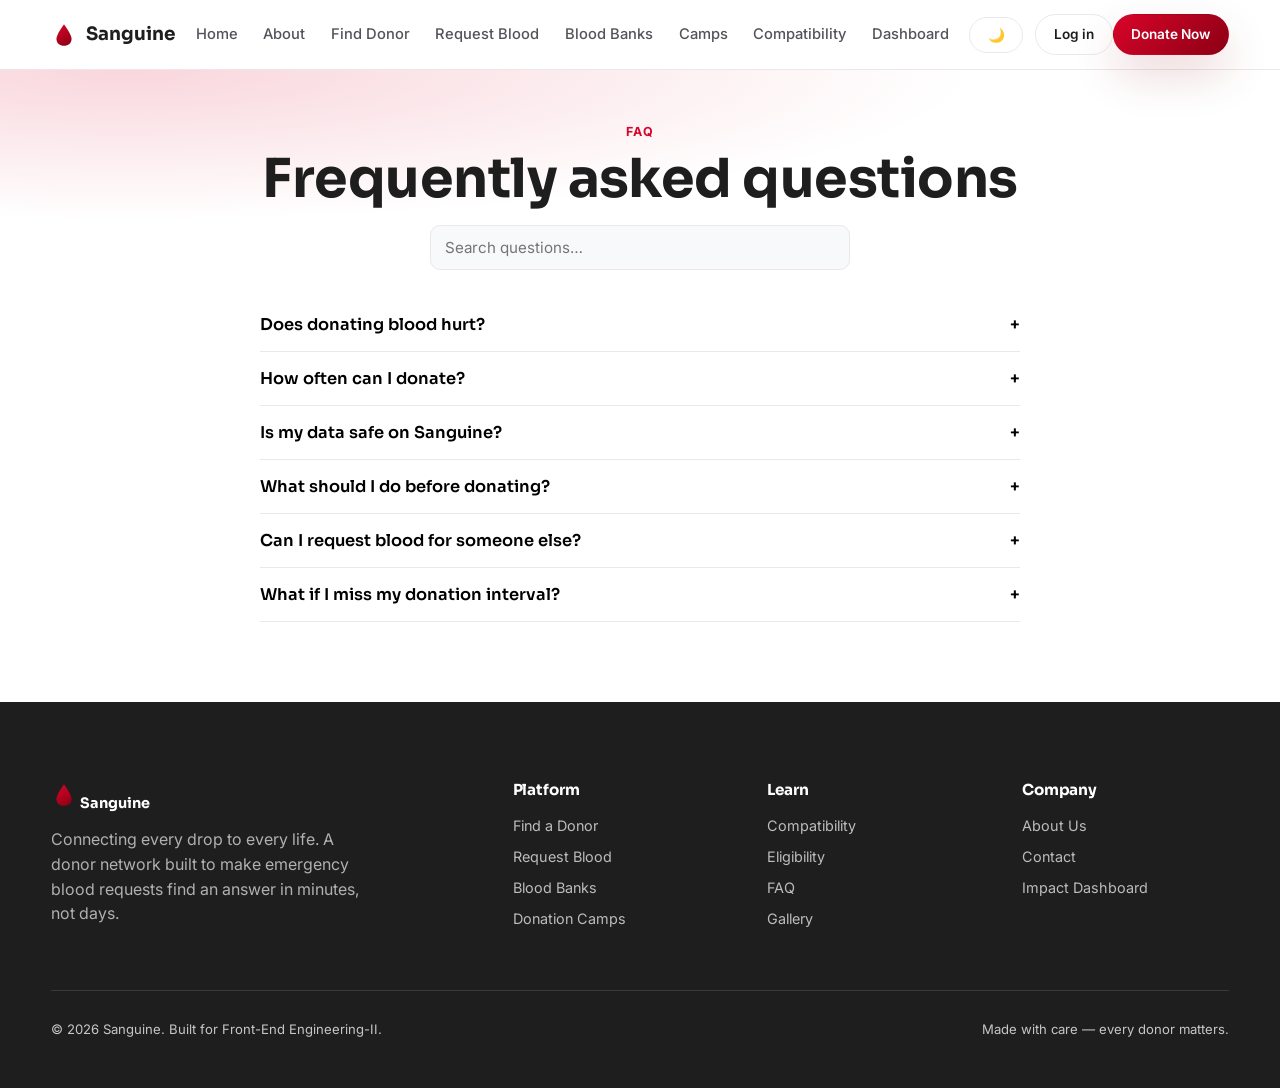
<file: faq.html>
<!DOCTYPE html>
<html lang="en">
<head>
<meta charset="UTF-8">
<meta name="viewport" content="width=device-width, initial-scale=1.0">
<title>FAQ — Sanguine</title>
<link href="https://fonts.googleapis.com/css2?family=Sora:wght@500;700;800&family=Inter:wght@400;500;600;700&display=swap" rel="stylesheet">
<link rel="stylesheet" href="css/style.css">
<link rel="stylesheet" href="css/forms.css">
<link rel="stylesheet" href="css/animations.css">
<link rel="stylesheet" href="css/responsive.css">
</head>
<body>
<div id="site-header"></div>

<main>
  <section class="page-hero">
    <div class="container text-center">
      <span class="eyebrow">FAQ</span>
      <h1>Frequently asked questions</h1>
      <div class="field" style="max-width:420px;margin:1rem auto 0;">
        <input type="text" id="faqSearch" placeholder="Search questions…">
      </div>
    </div>
  </section>

  <section class="section" style="padding-top:0;">
    <div class="container" style="max-width:760px;">
      <div id="faqList"></div>
    </div>
  </section>
</main>

<div id="site-footer"></div>
<script src="js/storage.js"></script>
<script src="js/validation.js"></script>
<script src="js/app.js"></script>
<script>
const FAQS = [
  { q: 'Does donating blood hurt?', a: 'Most donors feel only a brief pinch when the needle is inserted. The donation itself typically takes 8–10 minutes and is not painful.' },
  { q: 'How often can I donate?', a: 'Whole-blood donors can generally donate again after about 56 days (8 weeks), giving your body time to replenish red blood cells.' },
  { q: 'Is my data safe on Sanguine?', a: 'This demo stores your details only in your browser\'s local storage — nothing is sent to a server.' },
  { q: 'What should I do before donating?', a: 'Sleep well, eat a balanced meal, and drink plenty of water in the hours before your appointment.' },
  { q: 'Can I request blood for someone else?', a: 'Yes — use the Request Blood page to post an emergency request on behalf of a patient.' },
  { q: 'What if I miss my donation interval?', a: 'No problem — simply update your availability and donate whenever you\'re next eligible.' }
];

function renderFAQ(list) {
  document.getElementById('faqList').innerHTML = list.map((f, i) => `
    <div class="accordion-item">
      <button class="acc-trigger" aria-expanded="false">${f.q}<span class="plus">+</span></button>
      <div class="acc-panel"><p>${f.a}</p></div>
    </div>`).join('');
  initAccordions();
}

document.addEventListener('DOMContentLoaded', () => {
  renderFAQ(FAQS);
  document.getElementById('faqSearch').addEventListener('input', (e) => {
    const q = e.target.value.toLowerCase();
    renderFAQ(FAQS.filter(f => f.q.toLowerCase().includes(q) || f.a.toLowerCase().includes(q)));
  });
});
</script>
</body>
</html>
</file>
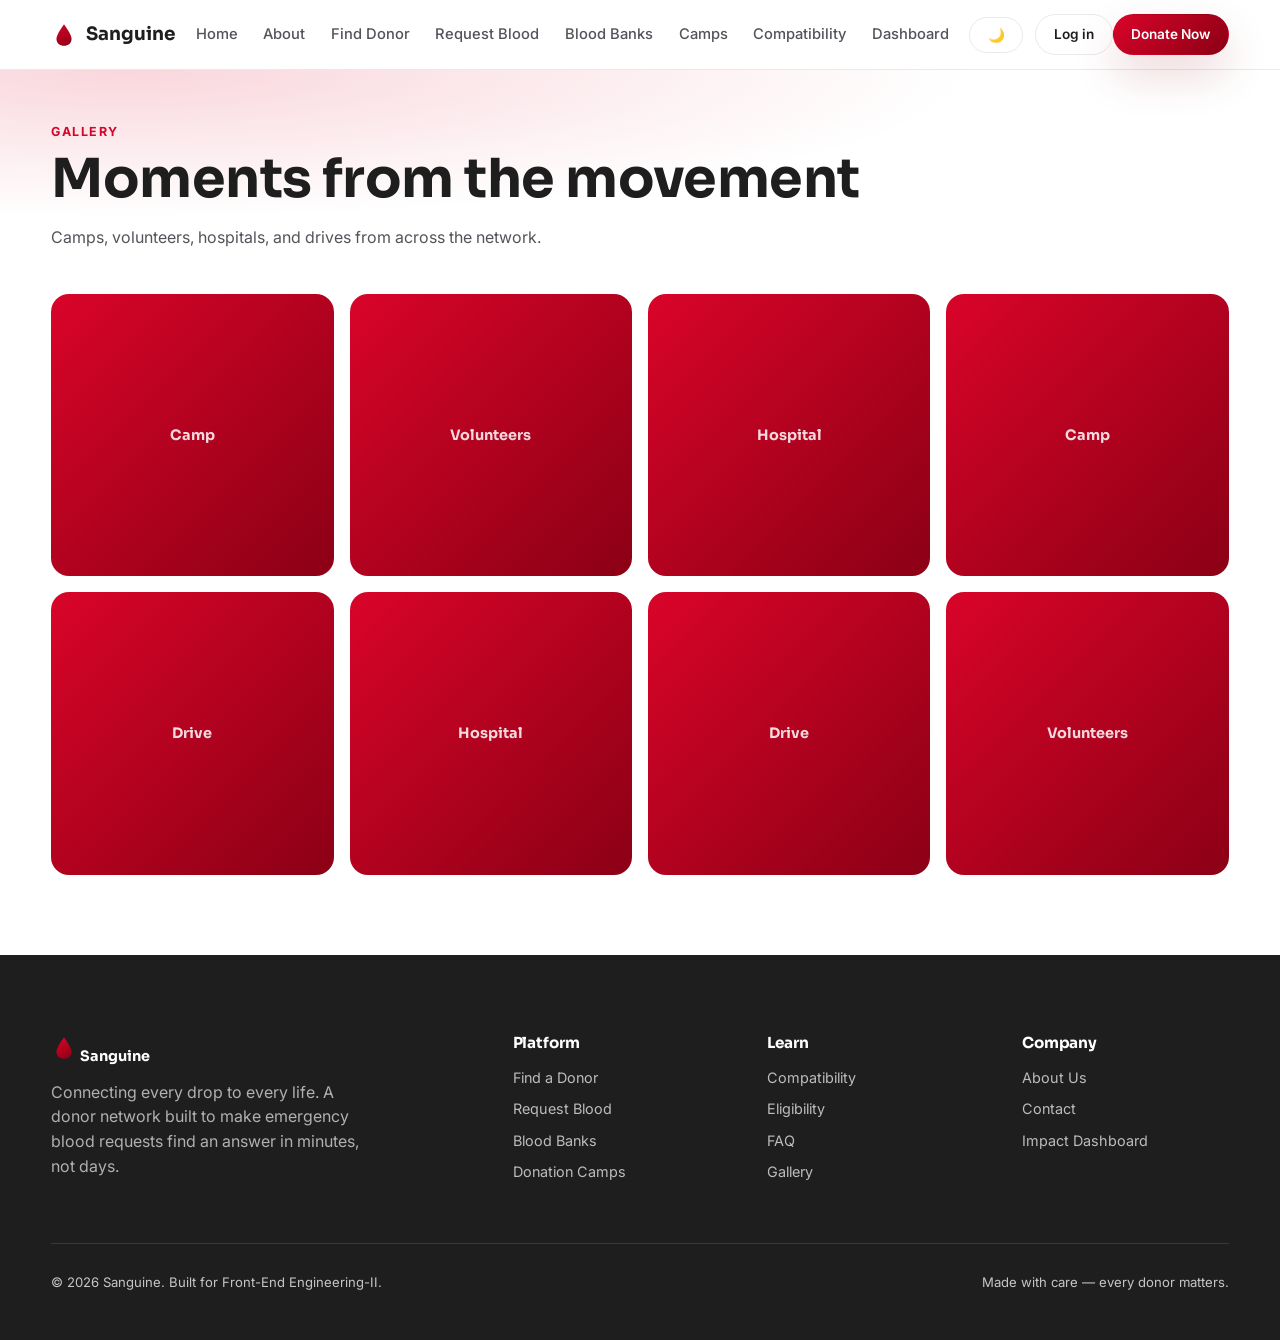
<file: gallery.html>
<!DOCTYPE html>
<html lang="en">
<head>
<meta charset="UTF-8">
<meta name="viewport" content="width=device-width, initial-scale=1.0">
<title>Gallery — Sanguine</title>
<link href="https://fonts.googleapis.com/css2?family=Sora:wght@500;700;800&family=Inter:wght@400;500;600;700&display=swap" rel="stylesheet">
<link rel="stylesheet" href="css/style.css">
<link rel="stylesheet" href="css/animations.css">
<link rel="stylesheet" href="css/responsive.css">
</head>
<body>
<div id="site-header"></div>

<main>
  <section class="page-hero">
    <div class="container">
      <span class="eyebrow">Gallery</span>
      <h1>Moments from the movement</h1>
      <p class="lead">Camps, volunteers, hospitals, and drives from across the network.</p>
    </div>
  </section>

  <section class="section" style="padding-top:0;">
    <div class="container gallery-grid" id="galleryGrid"></div>
  </section>
</main>

<div id="site-footer"></div>
<script src="js/storage.js"></script>
<script src="js/validation.js"></script>
<script src="js/app.js"></script>
<script>
const GALLERY = [
  { label: 'Corporate Donor Drive', tag: 'Camp' },
  { label: 'Volunteer Team, Mohali', tag: 'Volunteers' },
  { label: 'City Life Hospital', tag: 'Hospital' },
  { label: 'University Blood Camp', tag: 'Camp' },
  { label: 'First-time Donor Day', tag: 'Drive' },
  { label: 'Fortis Blood Bank', tag: 'Hospital' },
  { label: 'Community Health Drive', tag: 'Drive' },
  { label: 'Thank-You Ceremony', tag: 'Volunteers' }
];
document.addEventListener('DOMContentLoaded', () => {
  document.getElementById('galleryGrid').innerHTML = GALLERY.map(g => `
    <div class="gallery-item reveal in">
      <div class="ph">${g.tag}</div>
      <div class="cap">${g.label}</div>
    </div>`).join('');
});
</script>
</body>
</html>
</file>
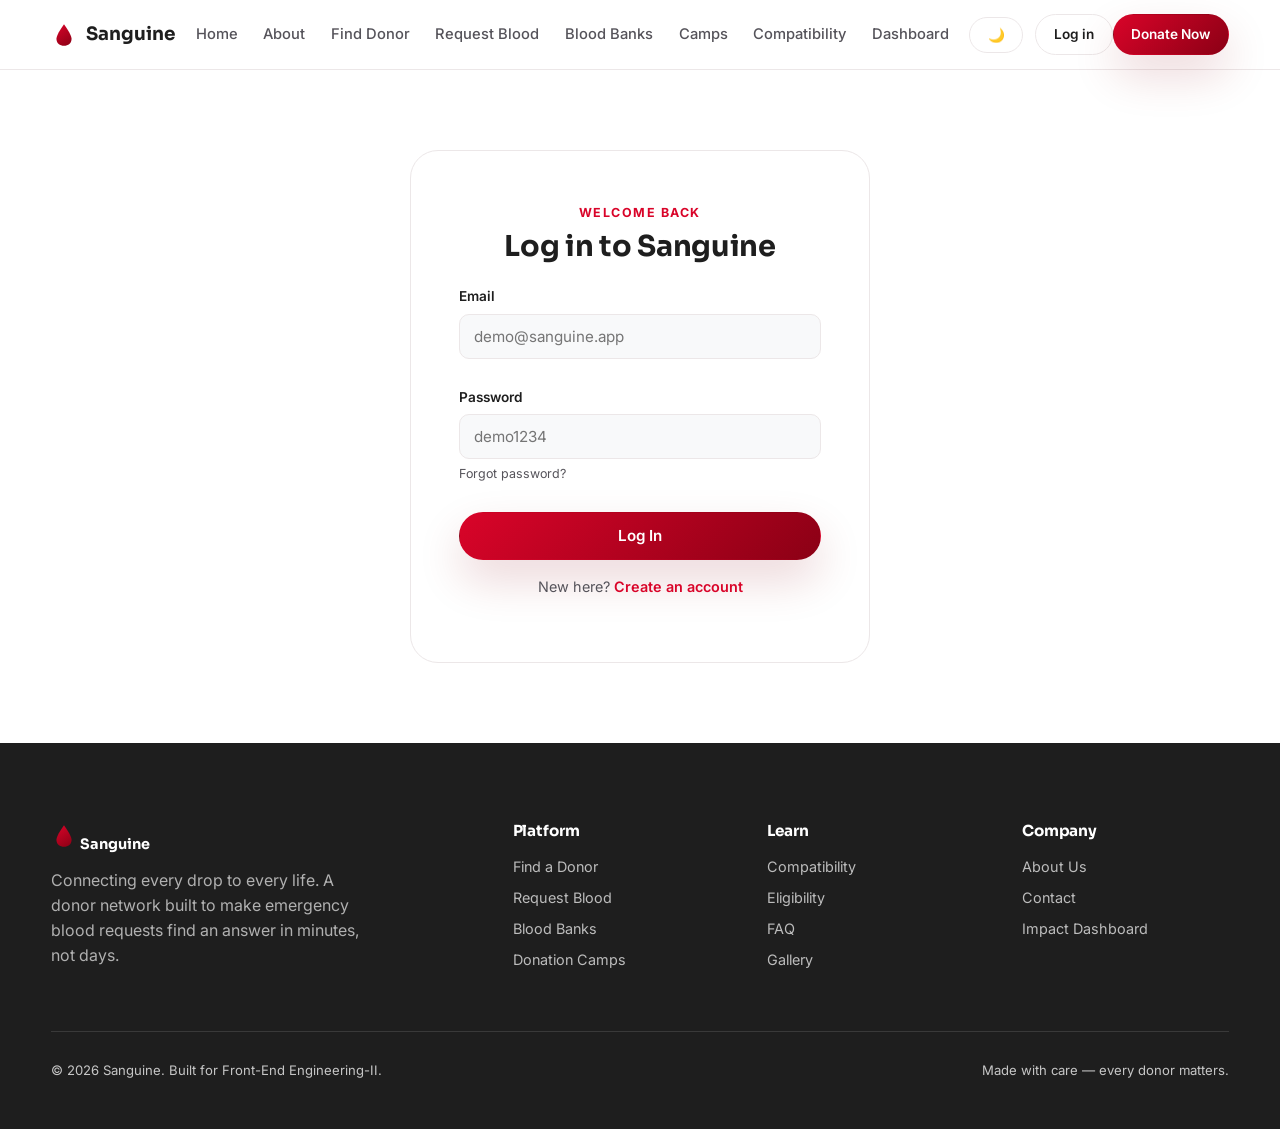
<file: login.html>
<!DOCTYPE html>
<html lang="en">
<head>
<meta charset="UTF-8">
<meta name="viewport" content="width=device-width, initial-scale=1.0">
<title>Log In — Sanguine</title>
<link href="https://fonts.googleapis.com/css2?family=Sora:wght@500;700;800&family=Inter:wght@400;500;600;700&display=swap" rel="stylesheet">
<link rel="stylesheet" href="css/style.css">
<link rel="stylesheet" href="css/forms.css">
<link rel="stylesheet" href="css/animations.css">
<link rel="stylesheet" href="css/responsive.css">
</head>
<body>
<div id="site-header"></div>

<main class="auth-shell">
  <div class="container" style="max-width:460px;">
    <form id="loginForm" class="form-card" novalidate>
      <div class="text-center" style="margin-bottom:1.5rem;">
        <span class="eyebrow">Welcome back</span>
        <h1 style="font-size:1.8rem;">Log in to Sanguine</h1>
      </div>
      <div class="field">
        <label for="email">Email</label>
        <input type="email" id="email" name="email" placeholder="demo@sanguine.app" required>
      </div>
      <div class="field">
        <label for="password">Password</label>
        <input type="password" id="password" name="password" placeholder="demo1234" required>
        <div class="hint"><a href="#" id="forgotLink">Forgot password?</a></div>
      </div>
      <button type="submit" class="btn btn-primary btn-block">Log In</button>
      <p class="muted text-center" style="margin-top:1rem;">New here? <a href="signup.html" style="color:var(--color-primary);font-weight:600;">Create an account</a></p>
    </form>

    <form id="forgotForm" class="form-card mt-lg" novalidate style="display:none;">
      <h3>Reset your password</h3>
      <p class="muted">Enter your email and we'll simulate sending a reset link.</p>
      <div class="field">
        <label for="femail">Email</label>
        <input type="email" id="femail" name="email" placeholder="you@example.com" required>
      </div>
      <button type="submit" class="btn btn-primary btn-block">Send Reset Link</button>
    </form>
  </div>
</main>

<div id="site-footer"></div>
<script src="js/storage.js"></script>
<script src="js/validation.js"></script>
<script src="js/app.js"></script>
<script src="js/auth.js"></script>
<script>
document.getElementById('forgotLink').addEventListener('click', (e) => {
  e.preventDefault();
  document.getElementById('loginForm').style.display = 'none';
  document.getElementById('forgotForm').style.display = 'block';
});
</script>
</body>
</html>
</file>
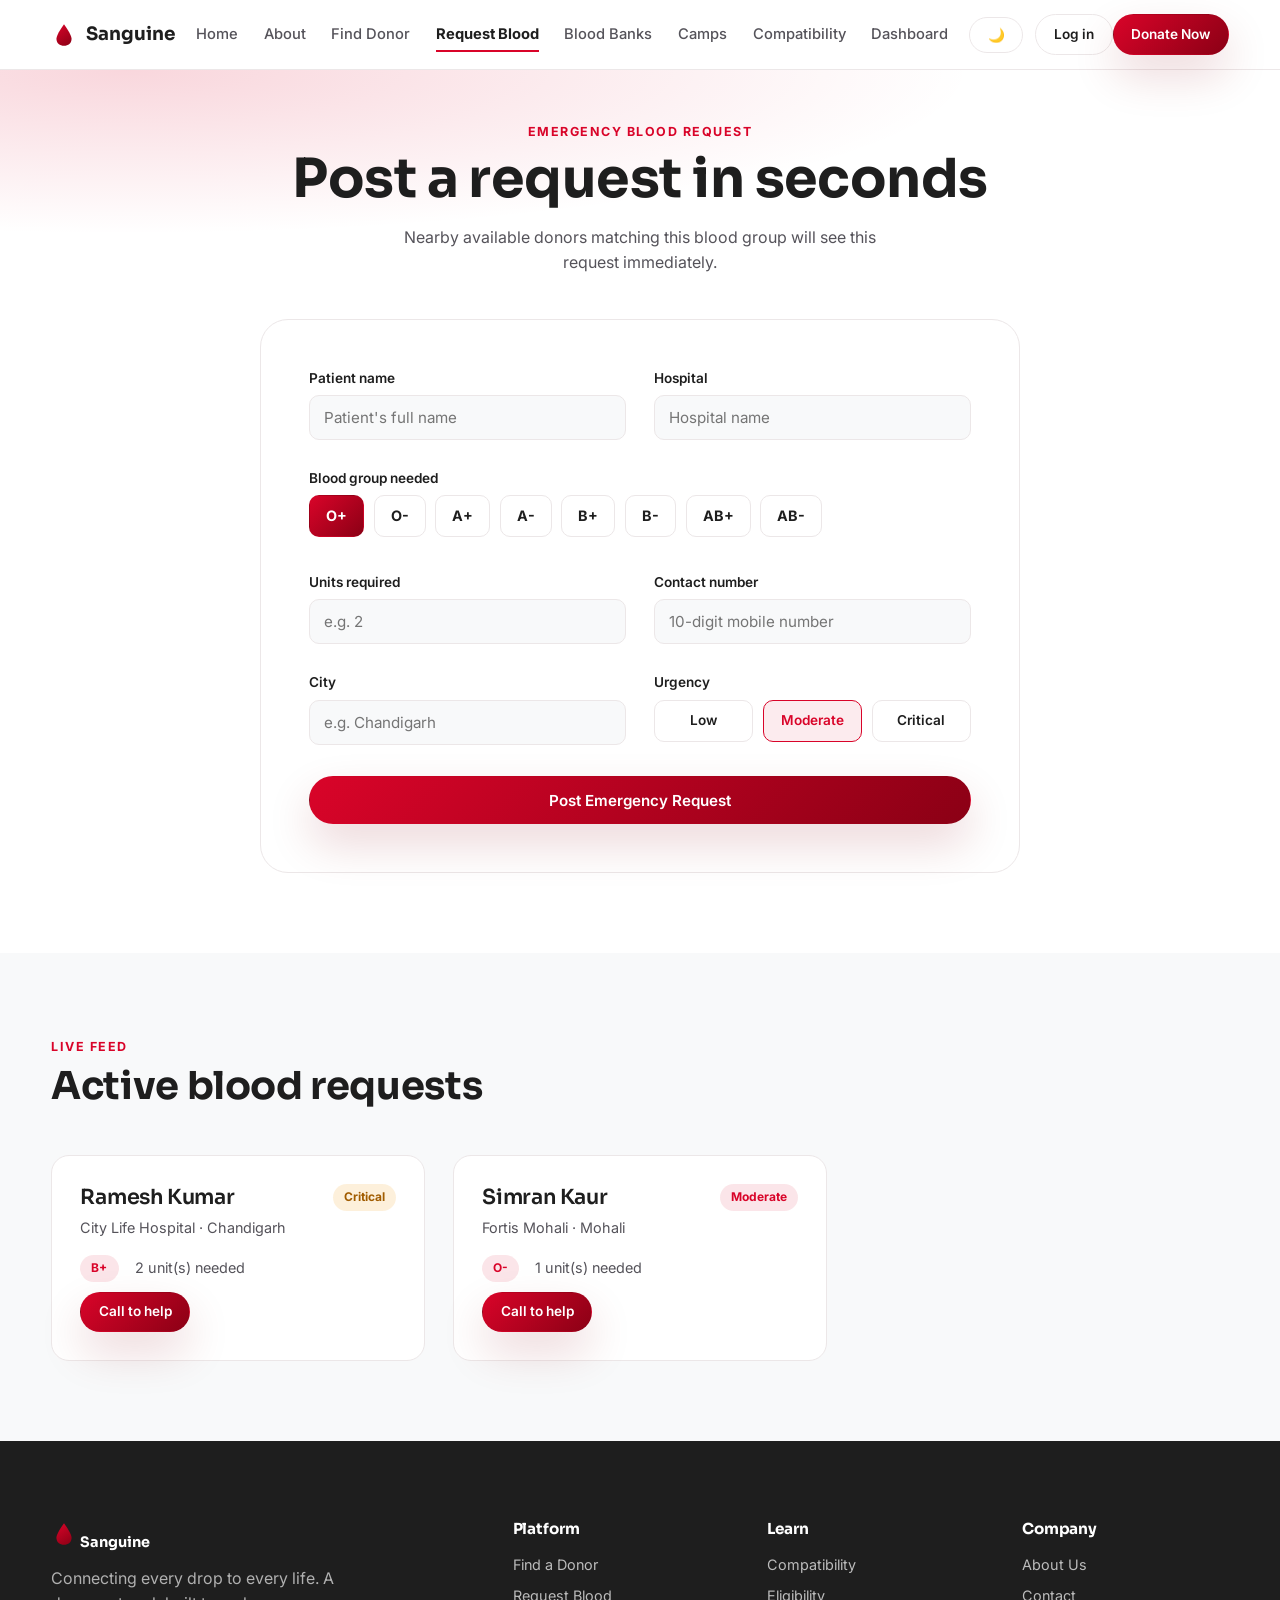
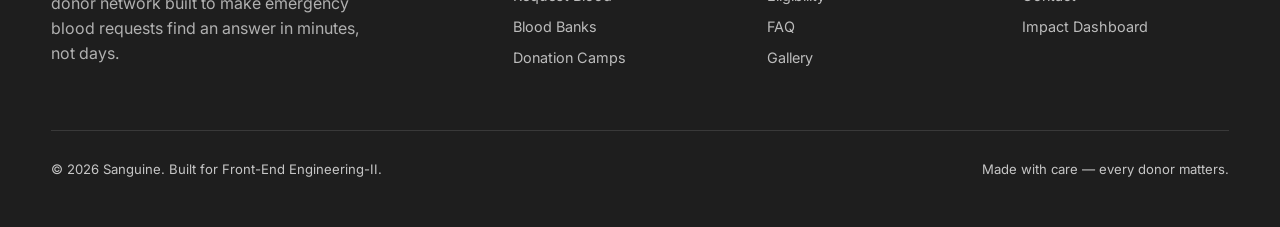
<file: request.html>
<!DOCTYPE html>
<html lang="en">
<head>
<meta charset="UTF-8">
<meta name="viewport" content="width=device-width, initial-scale=1.0">
<title>Request Blood — Sanguine</title>
<link href="https://fonts.googleapis.com/css2?family=Sora:wght@500;700;800&family=Inter:wght@400;500;600;700&display=swap" rel="stylesheet">
<link rel="stylesheet" href="css/style.css">
<link rel="stylesheet" href="css/forms.css">
<link rel="stylesheet" href="css/animations.css">
<link rel="stylesheet" href="css/responsive.css">
</head>
<body>
<div id="site-header"></div>

<main>
  <section class="page-hero">
    <div class="container text-center">
      <span class="eyebrow">Emergency Blood Request</span>
      <h1>Post a request in seconds</h1>
      <p class="lead" style="max-width:52ch;margin-inline:auto;">Nearby available donors matching this blood group will see this request immediately.</p>
    </div>
  </section>

  <section class="section" style="padding-top:0;">
    <div class="container">
      <form id="requestForm" class="form-card" novalidate>
        <div class="form-row">
          <div class="field">
            <label for="patient">Patient name</label>
            <input type="text" id="patient" name="patient" placeholder="Patient's full name" required>
          </div>
          <div class="field">
            <label for="hospital">Hospital</label>
            <input type="text" id="hospital" name="hospital" placeholder="Hospital name" required>
          </div>
        </div>

        <div class="field">
          <label>Blood group needed</label>
          <div class="bg-picker" role="radiogroup" aria-label="Blood group needed">
            <input type="radio" id="rbg-op" name="bloodGroup" value="O+" checked><label for="rbg-op">O+</label>
            <input type="radio" id="rbg-on" name="bloodGroup" value="O-"><label for="rbg-on">O-</label>
            <input type="radio" id="rbg-ap" name="bloodGroup" value="A+"><label for="rbg-ap">A+</label>
            <input type="radio" id="rbg-an" name="bloodGroup" value="A-"><label for="rbg-an">A-</label>
            <input type="radio" id="rbg-bp" name="bloodGroup" value="B+"><label for="rbg-bp">B+</label>
            <input type="radio" id="rbg-bn" name="bloodGroup" value="B-"><label for="rbg-bn">B-</label>
            <input type="radio" id="rbg-abp" name="bloodGroup" value="AB+"><label for="rbg-abp">AB+</label>
            <input type="radio" id="rbg-abn" name="bloodGroup" value="AB-"><label for="rbg-abn">AB-</label>
          </div>
        </div>

        <div class="form-row">
          <div class="field">
            <label for="units">Units required</label>
            <input type="number" id="units" name="units" min="1" max="20" placeholder="e.g. 2" required>
          </div>
          <div class="field">
            <label for="contact">Contact number</label>
            <input type="tel" id="contact" name="contact" placeholder="10-digit mobile number" required>
          </div>
        </div>

        <div class="form-row">
          <div class="field">
            <label for="city">City</label>
            <input type="text" id="city" name="city" placeholder="e.g. Chandigarh" required>
          </div>
          <div class="field">
            <label>Urgency</label>
            <div class="urgency-picker" role="radiogroup" aria-label="Urgency">
              <input type="radio" id="u-low" name="urgency" value="Low"><label for="u-low">Low</label>
              <input type="radio" id="u-mod" name="urgency" value="Moderate" checked><label for="u-mod">Moderate</label>
              <input type="radio" id="u-crit" name="urgency" value="Critical"><label for="u-crit">Critical</label>
            </div>
          </div>
        </div>

        <button type="submit" class="btn btn-primary btn-block">Post Emergency Request</button>
      </form>
    </div>
  </section>

  <section class="section section-alt">
    <div class="container">
      <div class="section-header"><span class="eyebrow">Live feed</span><h2>Active blood requests</h2></div>
      <div class="grid grid-3" id="requestFeed"></div>
    </div>
  </section>
</main>

<div id="site-footer"></div>
<script src="js/storage.js"></script>
<script src="js/validation.js"></script>
<script src="js/app.js"></script>
<script src="js/request.js"></script>
</body>
</html>
</file>
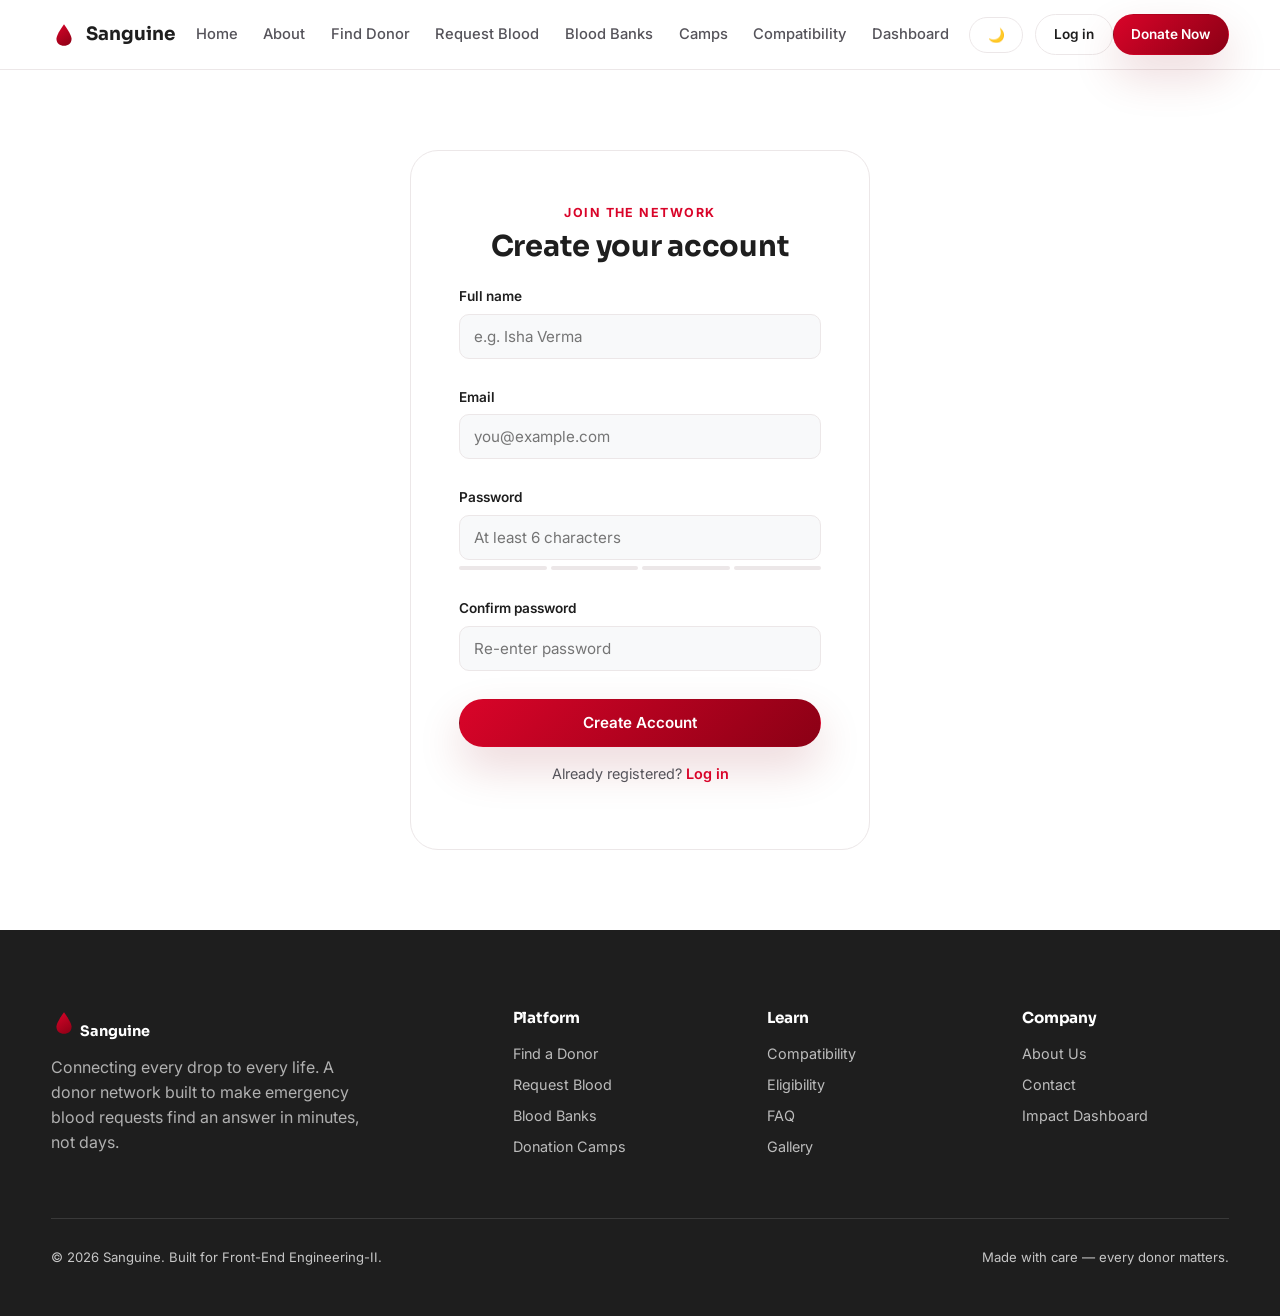
<file: signup.html>
<!DOCTYPE html>
<html lang="en">
<head>
<meta charset="UTF-8">
<meta name="viewport" content="width=device-width, initial-scale=1.0">
<title>Sign Up — Sanguine</title>
<link href="https://fonts.googleapis.com/css2?family=Sora:wght@500;700;800&family=Inter:wght@400;500;600;700&display=swap" rel="stylesheet">
<link rel="stylesheet" href="css/style.css">
<link rel="stylesheet" href="css/forms.css">
<link rel="stylesheet" href="css/animations.css">
<link rel="stylesheet" href="css/responsive.css">
</head>
<body>
<div id="site-header"></div>

<main class="auth-shell">
  <div class="container" style="max-width:460px;">
    <form id="signupForm" class="form-card" novalidate>
      <div class="text-center" style="margin-bottom:1.5rem;">
        <span class="eyebrow">Join the network</span>
        <h1 style="font-size:1.8rem;">Create your account</h1>
      </div>
      <div class="field">
        <label for="name">Full name</label>
        <input type="text" id="name" name="name" placeholder="e.g. Isha Verma" required>
      </div>
      <div class="field">
        <label for="email">Email</label>
        <input type="email" id="email" name="email" placeholder="you@example.com" required>
      </div>
      <div class="field">
        <label for="password">Password</label>
        <input type="password" id="password" name="password" placeholder="At least 6 characters" required>
        <div class="strength-meter" id="strengthMeter"><span></span><span></span><span></span><span></span></div>
      </div>
      <div class="field">
        <label for="confirmPassword">Confirm password</label>
        <input type="password" id="confirmPassword" name="confirmPassword" placeholder="Re-enter password" required>
      </div>
      <button type="submit" class="btn btn-primary btn-block">Create Account</button>
      <p class="muted text-center" style="margin-top:1rem;">Already registered? <a href="login.html" style="color:var(--color-primary);font-weight:600;">Log in</a></p>
    </form>
  </div>
</main>

<div id="site-footer"></div>
<script src="js/storage.js"></script>
<script src="js/validation.js"></script>
<script src="js/app.js"></script>
<script src="js/auth.js"></script>
</body>
</html>
</file>
<file: css/style.css>
/* ==========================================================================
   Sanguine — Core Stylesheet
   Design tokens, layout primitives, and shared components.
   ========================================================================== */

:root {
  /* ---- Color tokens ---- */
  --color-primary: #D90429;
  --color-primary-dark: #8B0015;
  --color-ink: #1E1E1E;
  --color-ink-soft: #55535a;
  --color-white: #FFFFFF;
  --color-mist: #F8F9FA;
  --color-line: #ECE7E8;
  --color-urgency: #F2A93B;
  --color-success: #1D8A5C;
  --color-surface-dark: #1E1E1E; /* fixed dark surface — does not flip with theme, unlike --color-ink */

  /* ---- Gradients ---- */
  --gradient-pulse: linear-gradient(135deg, #D90429 0%, #8B0015 100%);
  --gradient-glow: radial-gradient(120% 120% at 10% 0%, rgba(217,4,41,0.16) 0%, rgba(217,4,41,0) 55%);

  /* ---- Typography ---- */
  --font-display: 'Sora', 'Segoe UI', sans-serif;
  --font-body: 'Inter', 'Segoe UI', sans-serif;

  /* ---- Spacing scale ---- */
  --space-xs: 0.5rem;
  --space-sm: 1rem;
  --space-md: 1.75rem;
  --space-lg: 3rem;
  --space-xl: 5rem;
  --space-2xl: 8rem;

  /* ---- Radius / shadow ---- */
  --radius-sm: 10px;
  --radius-md: 18px;
  --radius-lg: 28px;
  --shadow-soft: 0 10px 30px rgba(30, 30, 30, 0.06);
  --shadow-lift: 0 20px 45px rgba(139, 0, 21, 0.16);

  /* ---- Motion ---- */
  --ease: cubic-bezier(.4,0,.2,1);
  --dur: 220ms;
}

* { box-sizing: border-box; }
html { scroll-behavior: smooth; }

@media (prefers-reduced-motion: reduce) {
  html { scroll-behavior: auto; }
  *, *::before, *::after { animation-duration: 0.001ms !important; animation-iteration-count: 1 !important; transition-duration: 0.001ms !important; }
}

body {
  margin: 0;
  font-family: var(--font-body);
  color: var(--color-ink);
  background: var(--color-white);
  -webkit-font-smoothing: antialiased;
  line-height: 1.55;
}

h1, h2, h3, h4 {
  font-family: var(--font-display);
  color: var(--color-ink);
  line-height: 1.1;
  margin: 0 0 var(--space-sm);
  letter-spacing: -0.01em;
}

h1 { font-size: clamp(2.4rem, 4.2vw, 4rem); font-weight: 700; }
h2 { font-size: clamp(1.8rem, 3vw, 2.6rem); font-weight: 700; }
h3 { font-size: 1.3rem; font-weight: 600; }
p { margin: 0 0 var(--space-sm); color: var(--color-ink-soft); }
a { color: inherit; text-decoration: none; }
img { max-width: 100%; display: block; }
ul { padding: 0; margin: 0; list-style: none; }
button { font-family: inherit; cursor: pointer; }

:focus-visible {
  outline: 3px solid var(--color-primary);
  outline-offset: 3px;
}

/* ---- Skip link ---- */
.skip-link {
  position: absolute;
  top: -80px;
  left: var(--space-sm);
  z-index: 1000;
  background: var(--color-surface-dark);
  color: #fff;
  padding: 0.7rem 1.2rem;
  border-radius: var(--radius-sm);
  font-weight: 600;
  font-size: 0.9rem;
  transition: top var(--dur) var(--ease);
}
.skip-link:focus {
  top: var(--space-sm);
  outline: 3px solid var(--color-primary);
  outline-offset: 2px;
}

.container {
  width: min(1180px, 92%);
  margin-inline: auto;
}

.eyebrow {
  display: inline-flex;
  align-items: center;
  gap: 0.5em;
  font-size: 0.78rem;
  font-weight: 700;
  letter-spacing: 0.12em;
  text-transform: uppercase;
  color: var(--color-primary);
  margin-bottom: var(--space-xs);
}

/* ---- Buttons ---- */
.btn {
  display: inline-flex;
  align-items: center;
  justify-content: center;
  gap: 0.5em;
  padding: 0.85rem 1.6rem;
  border-radius: 999px;
  font-weight: 600;
  font-size: 0.95rem;
  border: 1px solid transparent;
  transition: transform var(--dur) var(--ease), box-shadow var(--dur) var(--ease), background var(--dur) var(--ease);
  white-space: nowrap;
}
.btn-primary { background: var(--gradient-pulse); color: #fff; box-shadow: var(--shadow-lift); }
.btn-primary:hover { transform: translateY(-2px); box-shadow: 0 26px 55px rgba(139,0,21,0.24); }
.btn-ghost { background: transparent; border-color: var(--color-line); color: var(--color-ink); }
.btn-ghost:hover { border-color: var(--color-primary); color: var(--color-primary); }
.btn-block { width: 100%; }
.btn-sm { padding: 0.55rem 1.1rem; font-size: 0.85rem; }
.btn:disabled,
.btn[disabled] {
  opacity: 0.55;
  cursor: not-allowed;
  box-shadow: none;
  transform: none !important;
}
.btn.is-loading {
  color: transparent !important;
  pointer-events: none;
  position: relative;
}
.btn.is-loading::after {
  content: '';
  position: absolute;
  width: 16px;
  height: 16px;
  border-radius: 50%;
  border: 2px solid rgba(255,255,255,0.5);
  border-top-color: #fff;
  animation: btn-spin 700ms linear infinite;
}
@keyframes btn-spin { to { transform: rotate(360deg); } }

/* ---- Nav ---- */
.site-header {
  position: sticky;
  top: 0;
  z-index: 100;
  background: rgba(255,255,255,0.78);
  backdrop-filter: blur(14px) saturate(160%);
  -webkit-backdrop-filter: blur(14px) saturate(160%);
  border-bottom: 1px solid var(--color-line);
}
.nav {
  display: flex;
  align-items: center;
  justify-content: space-between;
  padding: 0.9rem 0;
}
.brand {
  display: flex;
  align-items: center;
  gap: 0.55rem;
  font-family: var(--font-display);
  font-weight: 700;
  font-size: 1.15rem;
}
.brand svg { width: 26px; height: 26px; }
.nav-links {
  display: flex;
  gap: 1.6rem;
  font-size: 0.92rem;
  font-weight: 500;
}
.nav-links a { position: relative; color: var(--color-ink-soft); transition: color var(--dur) var(--ease); }
.nav-links a::after {
  content: '';
  position: absolute; left: 0; bottom: -6px;
  width: 0; height: 2px; background: var(--color-primary);
  transition: width var(--dur) var(--ease);
}
.nav-links a:hover { color: var(--color-ink); }
.nav-links a:hover::after { width: 100%; }
.nav-links a[aria-current="page"] { color: var(--color-ink); font-weight: 700; }
.nav-links a[aria-current="page"]::after { width: 100%; }
.nav-actions { display: flex; align-items: center; gap: 0.75rem; }
.nav-auth-mobile { display: none; }
.nav-toggle {
  display: none;
  align-items: center;
  justify-content: center;
  width: 44px;
  height: 44px;
  padding: 0;
  background: none;
  border: none;
  border-radius: var(--radius-sm);
}
.nav-toggle:hover { background: var(--color-mist); }
.nav-toggle span { display: block; width: 22px; height: 2px; background: var(--color-ink); margin: 5px auto; transition: transform var(--dur) var(--ease), opacity var(--dur) var(--ease); }
.nav-toggle[aria-expanded="true"] span:nth-child(1) { transform: translateY(7px) rotate(45deg); }
.nav-toggle[aria-expanded="true"] span:nth-child(2) { opacity: 0; }
.nav-toggle[aria-expanded="true"] span:nth-child(3) { transform: translateY(-7px) rotate(-45deg); }

@media (max-width: 860px) {
  .nav-links {
    position: fixed;
    inset: 62px 0 0 0;
    z-index: 200;
    background: #fff;
    flex-direction: column;
    align-items: flex-start;
    overflow-y: auto;
    padding: var(--space-lg) var(--space-md);
    gap: var(--space-md);
    transform: translateX(100%);
    visibility: hidden;
    transition: transform var(--dur) var(--ease), visibility var(--dur) var(--ease);
  }
  .nav-links.open { transform: translateX(0); visibility: visible; }
  .nav-links a { padding: 0.4rem 0; font-size: 1.05rem; }
  .nav-toggle { display: inline-flex; }
  .nav-auth-desktop { display: none; }
  .nav-auth-mobile { display: flex; flex-direction: column; gap: 0.75rem; width: 100%; margin-top: var(--space-sm); padding-top: var(--space-md); border-top: 1px solid var(--color-line); }
  .nav-auth-mobile .btn { width: 100%; }
}
body.dark .nav-links { background: #17171A; }
body.dark .nav-toggle:hover { background: #1F1F23; }
body.dark .nav-auth-mobile { border-top-color: var(--color-line); }

/* ---- Pulse divider — signature motif ---- */
.pulse-rule {
  width: 100%;
  height: 32px;
  color: var(--color-primary);
  opacity: 0.55;
}

/* ---- Hero ---- */
.hero {
  position: relative;
  padding: var(--space-2xl) 0 var(--space-xl);
  background: var(--gradient-glow), var(--color-white);
  overflow: hidden;
}
.hero-grid { display: grid; grid-template-columns: 1.1fr 0.9fr; gap: var(--space-lg); align-items: center; }
.hero-copy p.lead { font-size: 1.15rem; max-width: 46ch; }
.hero-cta { display: flex; gap: 1rem; margin-top: var(--space-md); flex-wrap: wrap; }
.hero-stats { display: flex; gap: var(--space-lg); margin-top: var(--space-lg); }
.hero-stats .stat b { display: block; font-family: var(--font-display); font-size: 1.8rem; }
.hero-stats .stat span { font-size: 0.82rem; color: var(--color-ink-soft); }

.drop-scene { position: relative; display: grid; place-items: center; }
.drop-scene svg { width: 100%; max-width: 360px; }

@media (max-width: 900px) {
  .hero-grid { grid-template-columns: 1fr; }
  .hero-stats { flex-wrap: wrap; gap: var(--space-md); }
}

/* ---- Sections ---- */
.section { padding: var(--space-xl) 0; }
.section-tight { padding: var(--space-lg) 0; }
.section-header { max-width: 640px; margin-bottom: var(--space-lg); }
.section-alt { background: var(--color-mist); }

/* ---- Emergency banner ---- */
.emergency-bar {
  background: var(--color-surface-dark);
  color: #fff;
}
.emergency-bar .container { display: flex; align-items: center; justify-content: space-between; gap: var(--space-sm); padding: 0.6rem 0; flex-wrap: wrap; }
.emergency-bar strong { color: var(--color-urgency); }
.emergency-bar a.btn { padding: 0.45rem 1rem; }

/* ---- Cards / Grid ---- */
.grid { display: grid; gap: var(--space-md); }
.grid-2 { grid-template-columns: repeat(2, 1fr); }
.grid-3 { grid-template-columns: repeat(3, 1fr); }
.grid-4 { grid-template-columns: repeat(4, 1fr); }
@media (max-width: 980px) { .grid-4 { grid-template-columns: repeat(2, 1fr); } .grid-3 { grid-template-columns: repeat(2,1fr); } }
@media (max-width: 620px) { .grid-2, .grid-3, .grid-4 { grid-template-columns: 1fr; } }

.card {
  background: #fff;
  border: 1px solid var(--color-line);
  border-radius: var(--radius-md);
  padding: var(--space-md);
  transition: transform var(--dur) var(--ease), box-shadow var(--dur) var(--ease), border-color var(--dur) var(--ease);
}
.card:hover { transform: translateY(-4px); box-shadow: var(--shadow-soft); border-color: transparent; }

.stat-card { text-align: left; }
.stat-card .num { font-family: var(--font-display); font-size: 2.1rem; font-weight: 700; }
.stat-card .num .unit { font-size: 1rem; color: var(--color-ink-soft); font-weight: 500; }

.badge {
  display: inline-block;
  padding: 0.25rem 0.7rem;
  border-radius: 999px;
  font-size: 0.75rem;
  font-weight: 700;
  background: rgba(217,4,41,0.1);
  color: var(--color-primary);
}
.badge-urgent { background: rgba(242,169,59,0.18); color: #a15c00; }
.badge-success { background: rgba(29,138,92,0.14); color: var(--color-success); }

/* glass panel */
.glass {
  background: rgba(255,255,255,0.6);
  backdrop-filter: blur(16px) saturate(160%);
  -webkit-backdrop-filter: blur(16px) saturate(160%);
  border: 1px solid rgba(255,255,255,0.5);
  box-shadow: var(--shadow-soft);
}

/* ---- Timeline ---- */
.timeline { display: flex; gap: var(--space-md); overflow-x: auto; padding-bottom: var(--space-sm); scrollbar-width: thin; }
.timeline-step { flex: 0 0 220px; padding: var(--space-md); border-radius: var(--radius-md); background: var(--color-mist); position: relative; }
.timeline-step .idx { font-family: var(--font-display); font-weight: 700; color: var(--color-primary); font-size: 0.85rem; }

/* ---- Testimonials ---- */
.testimonial { padding: var(--space-md); border-radius: var(--radius-md); background: #fff; border: 1px solid var(--color-line); }
.testimonial .who { display: flex; align-items: center; gap: 0.7rem; margin-top: var(--space-sm); }
.avatar { width: 40px; height: 40px; border-radius: 50%; background: var(--gradient-pulse); display: grid; place-items: center; color: #fff; font-weight: 700; font-size: 0.85rem; }

/* ---- CTA band ---- */
.cta-band {
  background: var(--gradient-pulse);
  color: #fff;
  border-radius: var(--radius-lg);
  padding: var(--space-lg);
  text-align: center;
  margin-inline: auto;
}
.cta-band h2, .cta-band p { color: #fff; }
.cta-band .btn-primary { background: #fff; color: var(--color-primary-dark); box-shadow: none; }
.cta-band .btn-primary:hover { transform: translateY(-2px); }

/* ---- Forms ---- */
.form-card {
  background: #fff;
  border: 1px solid var(--color-line);
  border-radius: var(--radius-lg);
  padding: var(--space-lg);
  max-width: 760px;
  margin-inline: auto;
}
.field { margin-bottom: var(--space-md); }
.field label { display: block; font-size: 0.85rem; font-weight: 600; margin-bottom: 0.4rem; }
.field .hint { font-size: 0.78rem; color: var(--color-ink-soft); margin-top: 0.3rem; }
.field input, .field select, .field textarea {
  width: 100%;
  padding: 0.75rem 0.9rem;
  border-radius: var(--radius-sm);
  border: 1.5px solid var(--color-line);
  font-family: inherit;
  font-size: 0.95rem;
  transition: border-color var(--dur) var(--ease), box-shadow var(--dur) var(--ease);
  background: var(--color-mist);
}
.field input:focus, .field select:focus, .field textarea:focus {
  outline: none;
  border-color: var(--color-primary);
  box-shadow: 0 0 0 4px rgba(217,4,41,0.12);
  background: #fff;
}
.field.error input, .field.error select { border-color: var(--color-primary); }
.field .error-msg { display: none; color: var(--color-primary); font-size: 0.78rem; margin-top: 0.35rem; }
.field.error .error-msg { display: block; }
.form-row { display: grid; grid-template-columns: 1fr 1fr; gap: var(--space-md); }
@media (max-width: 620px) { .form-row { grid-template-columns: 1fr; } }

/* ---- Donor / bank cards ---- */
.donor-card, .bank-card, .camp-card { display: flex; flex-direction: column; gap: 0.6rem; }
.donor-card .bg-tag { align-self: flex-start; }
.donor-card .meta { display: flex; gap: 1rem; font-size: 0.85rem; color: var(--color-ink-soft); }

/* ---- Compatibility table ---- */
.compat-table-wrap { overflow-x: auto; border-radius: var(--radius-md); border: 1px solid var(--color-line); }
table.compat { width: 100%; border-collapse: collapse; min-width: 560px; }
table.compat th, table.compat td { padding: 0.9rem 1rem; text-align: center; border-bottom: 1px solid var(--color-line); font-size: 0.9rem; }
table.compat th { background: var(--color-mist); font-family: var(--font-display); }
table.compat td.bg-select { cursor: pointer; font-weight: 700; }
table.compat tr.active-row td { background: rgba(217,4,41,0.06); }

/* ---- Accordion (FAQ) ---- */
.accordion-item { border-bottom: 1px solid var(--color-line); }
.accordion-item button.acc-trigger {
  width: 100%; display: flex; justify-content: space-between; align-items: center;
  padding: var(--space-sm) 0; background: none; border: none; text-align: left;
  font-family: var(--font-display); font-weight: 600; font-size: 1.02rem;
}
.acc-trigger .plus { transition: transform var(--dur) var(--ease); }
.accordion-item.open .acc-trigger .plus { transform: rotate(45deg); }
.acc-panel { max-height: 0; overflow: hidden; transition: max-height var(--dur) var(--ease); }
.accordion-item.open .acc-panel { max-height: 300px; }
.acc-panel p { padding-bottom: var(--space-sm); }

/* ---- Dashboard ---- */
.dash-grid { display: grid; grid-template-columns: repeat(4, 1fr); gap: var(--space-md); }
@media (max-width: 980px) { .dash-grid { grid-template-columns: repeat(2,1fr); } }
@media (max-width: 560px) { .dash-grid { grid-template-columns: 1fr; } }
.progress-track { width: 100%; height: 8px; border-radius: 99px; background: var(--color-line); overflow: hidden; margin-top: 0.6rem; }
.progress-fill { height: 100%; background: var(--gradient-pulse); border-radius: 99px; width: 0; transition: width 900ms var(--ease); }

/* ---- Gallery ---- */
.gallery-grid { display: grid; grid-template-columns: repeat(4, 1fr); gap: var(--space-sm); }
@media (max-width: 900px) { .gallery-grid { grid-template-columns: repeat(2,1fr); } }
.gallery-item { position: relative; border-radius: var(--radius-md); overflow: hidden; aspect-ratio: 1/1; }
.gallery-item img, .gallery-item .ph { width: 100%; height: 100%; object-fit: cover; transition: transform 400ms var(--ease); }
.gallery-item:hover img, .gallery-item:hover .ph { transform: scale(1.08); }
.gallery-item .cap {
  position: absolute; inset: auto 0 0 0; padding: 0.8rem;
  background: linear-gradient(0deg, rgba(0,0,0,0.65), transparent);
  color: #fff; font-size: 0.85rem; font-weight: 600;
  transform: translateY(100%); transition: transform var(--dur) var(--ease);
}
.gallery-item:hover .cap { transform: translateY(0); }
.ph { display: grid; place-items: center; background: var(--gradient-pulse); color: rgba(255,255,255,0.85); font-family: var(--font-display); font-weight: 700; }

/* ---- Footer ---- */
.site-footer { background: var(--color-surface-dark); color: rgba(255,255,255,0.75); padding: var(--space-xl) 0 var(--space-lg); }
.footer-grid { display: grid; grid-template-columns: 2fr 1fr 1fr 1fr; gap: var(--space-lg); }
@media (max-width: 780px) { .footer-grid { grid-template-columns: 1fr 1fr; } }
.site-footer h4 { color: #fff; font-size: 0.95rem; margin-bottom: var(--space-sm); }
.site-footer a { color: rgba(255,255,255,0.7); display: block; margin-bottom: 0.55rem; font-size: 0.9rem; transition: color var(--dur) var(--ease); }
.site-footer a:hover { color: #fff; }
.footer-bottom { margin-top: var(--space-lg); padding-top: var(--space-md); border-top: 1px solid rgba(255,255,255,0.12); display: flex; justify-content: space-between; flex-wrap: wrap; gap: 0.5rem; font-size: 0.82rem; }

/* ---- Toast ---- */
#toast-root { position: fixed; bottom: 24px; right: 24px; z-index: 999; display: flex; flex-direction: column; gap: 0.6rem; }
.toast {
  background: var(--color-surface-dark); color: #fff; padding: 0.85rem 1.2rem; border-radius: var(--radius-sm);
  box-shadow: var(--shadow-lift); font-size: 0.88rem; display: flex; align-items: center; gap: 0.6rem;
  animation: toast-in 260ms var(--ease);
}
.toast.success { background: var(--color-success); }
.toast.error { background: var(--color-primary); }
@keyframes toast-in { from { opacity: 0; transform: translateY(12px); } to { opacity: 1; transform: translateY(0); } }

/* ---- Loading screen ---- */
#loading-screen {
  position: fixed; inset: 0; background: var(--color-white); z-index: 9999;
  display: grid; place-items: center; transition: opacity 500ms var(--ease), visibility 500ms;
}
#loading-screen.hide { opacity: 0; visibility: hidden; }
.loader-mark { width: 64px; height: 64px; }
.loader-mark .drop-fill { animation: pulse-scale 1.1s var(--ease) infinite; transform-origin: center; }
@keyframes pulse-scale { 0%,100% { transform: scale(1); } 50% { transform: scale(1.15); } }

/* ---- Scroll reveal ---- */
.reveal { opacity: 0; transform: translateY(18px); transition: opacity 600ms var(--ease), transform 600ms var(--ease); }
.reveal.in { opacity: 1; transform: translateY(0); }

/* ---- Dark mode ---- */
body.dark {
  --color-white: #17171A;
  --color-ink: #F5F3F4;
  --color-ink-soft: #B7B3B6;
  --color-mist: #1F1F23;
  --color-line: #2C2C31;
  background: var(--color-white);
}
body.dark .site-header { background: rgba(23,23,26,0.78); }
body.dark .card, body.dark .form-card, body.dark .testimonial { background: #1F1F23; }
body.dark .field input, body.dark .field select, body.dark .field textarea { background: #17171A; color: #F5F3F4; }
body.dark p, body.dark .muted, body.dark .hero-copy p.lead { color: var(--color-ink-soft); }
body.dark .site-footer, body.dark .site-footer p, body.dark .site-footer .muted { color: rgba(255,255,255,0.75); }
body.dark .site-footer a { color: rgba(255,255,255,0.7); }
body.dark .hero { color: var(--color-ink); }
body.dark .badge { background: rgba(217,4,41,0.22); }
body.dark .timeline-step { background: #1F1F23; }

/* ---- Utilities ---- */
.text-center { text-align: center; }
.mt-lg { margin-top: var(--space-lg); }
.mb-lg { margin-bottom: var(--space-lg); }
.mb-0 { margin-bottom: 0; }
.flex { display: flex; }
.items-center { align-items: center; }
.justify-between { justify-content: space-between; }
.gap-sm { gap: var(--space-sm); }
.muted { color: var(--color-ink-soft); font-size: 0.9rem; }
.visually-hidden {
  position: absolute; width: 1px; height: 1px; overflow: hidden;
  clip: rect(0,0,0,0); white-space: nowrap;
}
.page-hero { padding: var(--space-lg) 0 var(--space-md); background: var(--gradient-glow), var(--color-white); }
.auth-shell { min-height: 70vh; display: grid; place-items: center; padding: var(--space-xl) 0; }

/* ---- Empty states ---- */
.empty-state {
  grid-column: 1 / -1;
  text-align: center;
  padding: var(--space-lg) var(--space-md);
  border: 1.5px dashed var(--color-line);
  border-radius: var(--radius-md);
  color: var(--color-ink-soft);
}
.empty-state strong { display: block; color: var(--color-ink); margin-bottom: 0.3rem; font-family: var(--font-display); }

/* ---- Quick actions (dashboard) ---- */
.quick-actions { display: flex; flex-wrap: wrap; gap: 0.75rem; }
.quick-actions .btn { flex: 1 1 180px; }
@media (max-width: 480px) { .quick-actions .btn { flex: 1 1 100%; } }

/* ---- Status pill (dashboard donor snapshot) ---- */
.status-row { display: flex; align-items: center; gap: 0.6rem; flex-wrap: wrap; }
</file>
<file: css/animations.css>
/* Entrance & ambient animations, isolated from layout rules in style.css */

@keyframes float-y {
  0%, 100% { transform: translateY(0); }
  50% { transform: translateY(-10px); }
}
@keyframes dash-flow {
  to { stroke-dashoffset: 0; }
}
@keyframes fade-up {
  from { opacity: 0; transform: translateY(16px); }
  to { opacity: 1; transform: translateY(0); }
}
@keyframes spin-slow {
  to { transform: rotate(360deg); }
}

.drop-scene .floaty { animation: float-y 4.5s var(--ease) infinite; }
.pulse-rule path.line {
  stroke-dasharray: 600;
  stroke-dashoffset: 600;
  animation: dash-flow 1.8s var(--ease) forwards;
}
.hero-copy > * { animation: fade-up 700ms var(--ease) both; }
.hero-copy > *:nth-child(2) { animation-delay: 80ms; }
.hero-copy > *:nth-child(3) { animation-delay: 160ms; }
.hero-copy > *:nth-child(4) { animation-delay: 240ms; }

@media (prefers-reduced-motion: reduce) {
  .drop-scene .floaty { animation: none; }
  .pulse-rule path.line { animation: none; stroke-dashoffset: 0; }
  .hero-copy > * { animation: none; }
}
</file>
<file: css/responsive.css>
/* ==========================================================================
   responsive.css — Fine-grained, mobile-first breakpoint tuning.
   Component-level rules already live next to their components in style.css;
   this file layers additional adjustments across the full device range:
   320 / 375 / 390 / 430 / 768 / 820 / 1024 / 1280 / 1440 / 1920.
   ========================================================================== */

/* ---- Base mobile (up to 480px): 320 / 375 / 390 / 430 ---- */
@media (max-width: 480px) {
  .container { width: 92%; }

  h1 { font-size: clamp(1.9rem, 8vw, 2.4rem); }
  h2 { font-size: clamp(1.5rem, 6vw, 1.8rem); }

  .btn { padding: 0.75rem 1.3rem; font-size: 0.88rem; }
  .btn-block, .form-card .btn { width: 100%; }

  .hero { padding: var(--space-lg) 0 var(--space-md); text-align: left; }
  .hero-grid { gap: var(--space-md); }
  .hero-cta { flex-direction: column; align-items: stretch; }
  .hero-cta .btn { width: 100%; text-align: center; }
  .hero-stats { gap: var(--space-md) var(--space-lg); }
  .drop-scene svg { max-width: 220px; }

  .section { padding: var(--space-lg) 0; }
  .section-header { margin-bottom: var(--space-md); }

  .form-card { padding: var(--space-md); }
  .field input, .field select, .field textarea { font-size: 16px; } /* avoid iOS zoom-on-focus */

  .emergency-bar .container { flex-direction: column; align-items: flex-start; padding: 0.75rem 0; }
  .emergency-bar span { font-size: 0.85rem; }
  .emergency-bar a.btn { width: 100%; text-align: center; }

  .filter-bar { flex-direction: column; align-items: stretch; }
  .filter-bar .field { flex: 1 1 auto; }

  .gallery-grid { grid-template-columns: repeat(2, 1fr); gap: 0.6rem; }

  .footer-grid { grid-template-columns: 1fr; gap: var(--space-md); text-align: left; }
  .footer-bottom { flex-direction: column; align-items: flex-start; }

  .dash-toolbar { align-items: flex-start; }
  .bar-chart { gap: 0.4rem; height: 140px; }
  .bar-chart .bar span { font-size: 0.68rem; top: -18px; }
  .bar-labels span { font-size: 0.66rem; }

  .cta-band { padding: var(--space-md); }

  table.compat th, table.compat td { padding: 0.65rem 0.6rem; font-size: 0.82rem; }
}

/* ---- Small phones only: fine-tune under 340px (iPhone SE etc.) ---- */
@media (max-width: 340px) {
  .brand { font-size: 1rem; }
  .brand svg { width: 22px; height: 22px; }
  .hero-stats { gap: 0.9rem 1.4rem; }
  .btn-sm { padding: 0.45rem 0.85rem; font-size: 0.8rem; }
}

/* ---- Large phones / small tablets: 768 / 820 ---- */
@media (min-width: 481px) and (max-width: 860px) {
  .hero-cta { flex-wrap: wrap; }
  .footer-grid { grid-template-columns: 1fr 1fr; }
}

/* ---- Desktop refinements: 1280 / 1440 ---- */
@media (min-width: 1400px) {
  .container { width: min(1320px, 90%); }
}

/* ---- Large desktop: 1920 and up ---- */
@media (min-width: 1800px) {
  .container { width: min(1500px, 82%); }
  h1 { font-size: clamp(3rem, 3.4vw, 4.5rem); }
}

/* ---- Landscape phones: avoid overly tall hero/page-hero sections ---- */
@media (max-height: 480px) and (orientation: landscape) {
  .hero { padding: var(--space-md) 0; }
  .page-hero { padding: var(--space-md) 0; }
}

/* ---- Guard against any accidental horizontal overflow ---- */
html, body { max-width: 100%; overflow-x: hidden; }
img, svg, video, table { max-width: 100%; }
.gallery-item .ph { font-size: clamp(0.7rem, 3vw, 0.9rem); text-align: center; padding: 0.5rem; }

@media print {
  .site-header, .site-footer, .emergency-bar, #toast-root, #loading-screen, .skip-link { display: none !important; }
}
</file>
<file: css/dashboard.css>
/* Additional patterns specific to the admin/impact dashboard */

.dash-toolbar { display: flex; justify-content: space-between; align-items: center; flex-wrap: wrap; gap: 1rem; margin-bottom: var(--space-lg); }

.bar-chart { display: flex; align-items: flex-end; gap: 0.8rem; height: 180px; margin-top: var(--space-md); }
.bar-chart .bar { flex: 1; border-radius: 8px 8px 0 0; background: var(--gradient-pulse); position: relative; height: 0; transition: height 900ms var(--ease); }
.bar-chart .bar span { position: absolute; top: -22px; left: 50%; transform: translateX(-50%); font-size: 0.75rem; font-weight: 700; }
.bar-labels { display: flex; gap: 0.8rem; margin-top: 0.5rem; }
.bar-labels span { flex: 1; text-align: center; font-size: 0.75rem; color: var(--color-ink-soft); }

.donut-wrap { display: grid; place-items: center; position: relative; }
.donut-wrap .center-label { position: absolute; text-align: center; }
.donut-wrap .center-label b { display: block; font-family: var(--font-display); font-size: 1.4rem; }

.dash-table { width: 100%; border-collapse: collapse; }
.dash-table th, .dash-table td { padding: 0.7rem 0.5rem; text-align: left; border-bottom: 1px solid var(--color-line); font-size: 0.88rem; }
.dash-table th { color: var(--color-ink-soft); font-weight: 600; text-transform: uppercase; font-size: 0.72rem; letter-spacing: 0.06em; }
</file>
<file: css/forms.css>
/* Extra form patterns layered on top of the base .field styles in style.css */

.bg-picker { display: flex; flex-wrap: wrap; gap: 0.6rem; }
.bg-picker input { display: none; }
.bg-picker label {
  padding: 0.55rem 1rem;
  border-radius: var(--radius-sm);
  border: 1.5px solid var(--color-line);
  font-weight: 700;
  font-size: 0.9rem;
  cursor: pointer;
  transition: all var(--dur) var(--ease);
}
.bg-picker input:checked + label {
  background: var(--gradient-pulse);
  border-color: transparent;
  color: #fff;
}

.filter-bar { display: flex; gap: 0.9rem; flex-wrap: wrap; align-items: end; margin-bottom: var(--space-lg); }
.filter-bar .field { margin-bottom: 0; flex: 1 1 180px; }
.filter-bar .field-checkbox { display: flex; align-items: center; padding-bottom: 0.75rem; }
@media (max-width: 620px) {
  .filter-bar { align-items: stretch; }
  .filter-bar .field-checkbox { padding-bottom: 0; padding-top: 0.25rem; }
}

.urgency-picker { display: flex; gap: 0.6rem; }
.urgency-picker label {
  flex: 1; text-align: center; padding: 0.6rem; border-radius: var(--radius-sm);
  border: 1.5px solid var(--color-line); cursor: pointer; font-size: 0.85rem; font-weight: 600;
}
.urgency-picker input { display: none; }
.urgency-picker input:checked + label { border-color: var(--color-primary); background: rgba(217,4,41,0.08); color: var(--color-primary); }

.checkbox-row { display: flex; align-items: center; gap: 0.6rem; font-size: 0.88rem; color: var(--color-ink-soft); }
.checkbox-row input { width: 16px; height: 16px; }

.strength-meter { display: flex; gap: 4px; margin-top: 0.4rem; }
.strength-meter span { height: 4px; flex: 1; border-radius: 99px; background: var(--color-line); }
.strength-meter span.on { background: var(--color-primary); }
</file>
